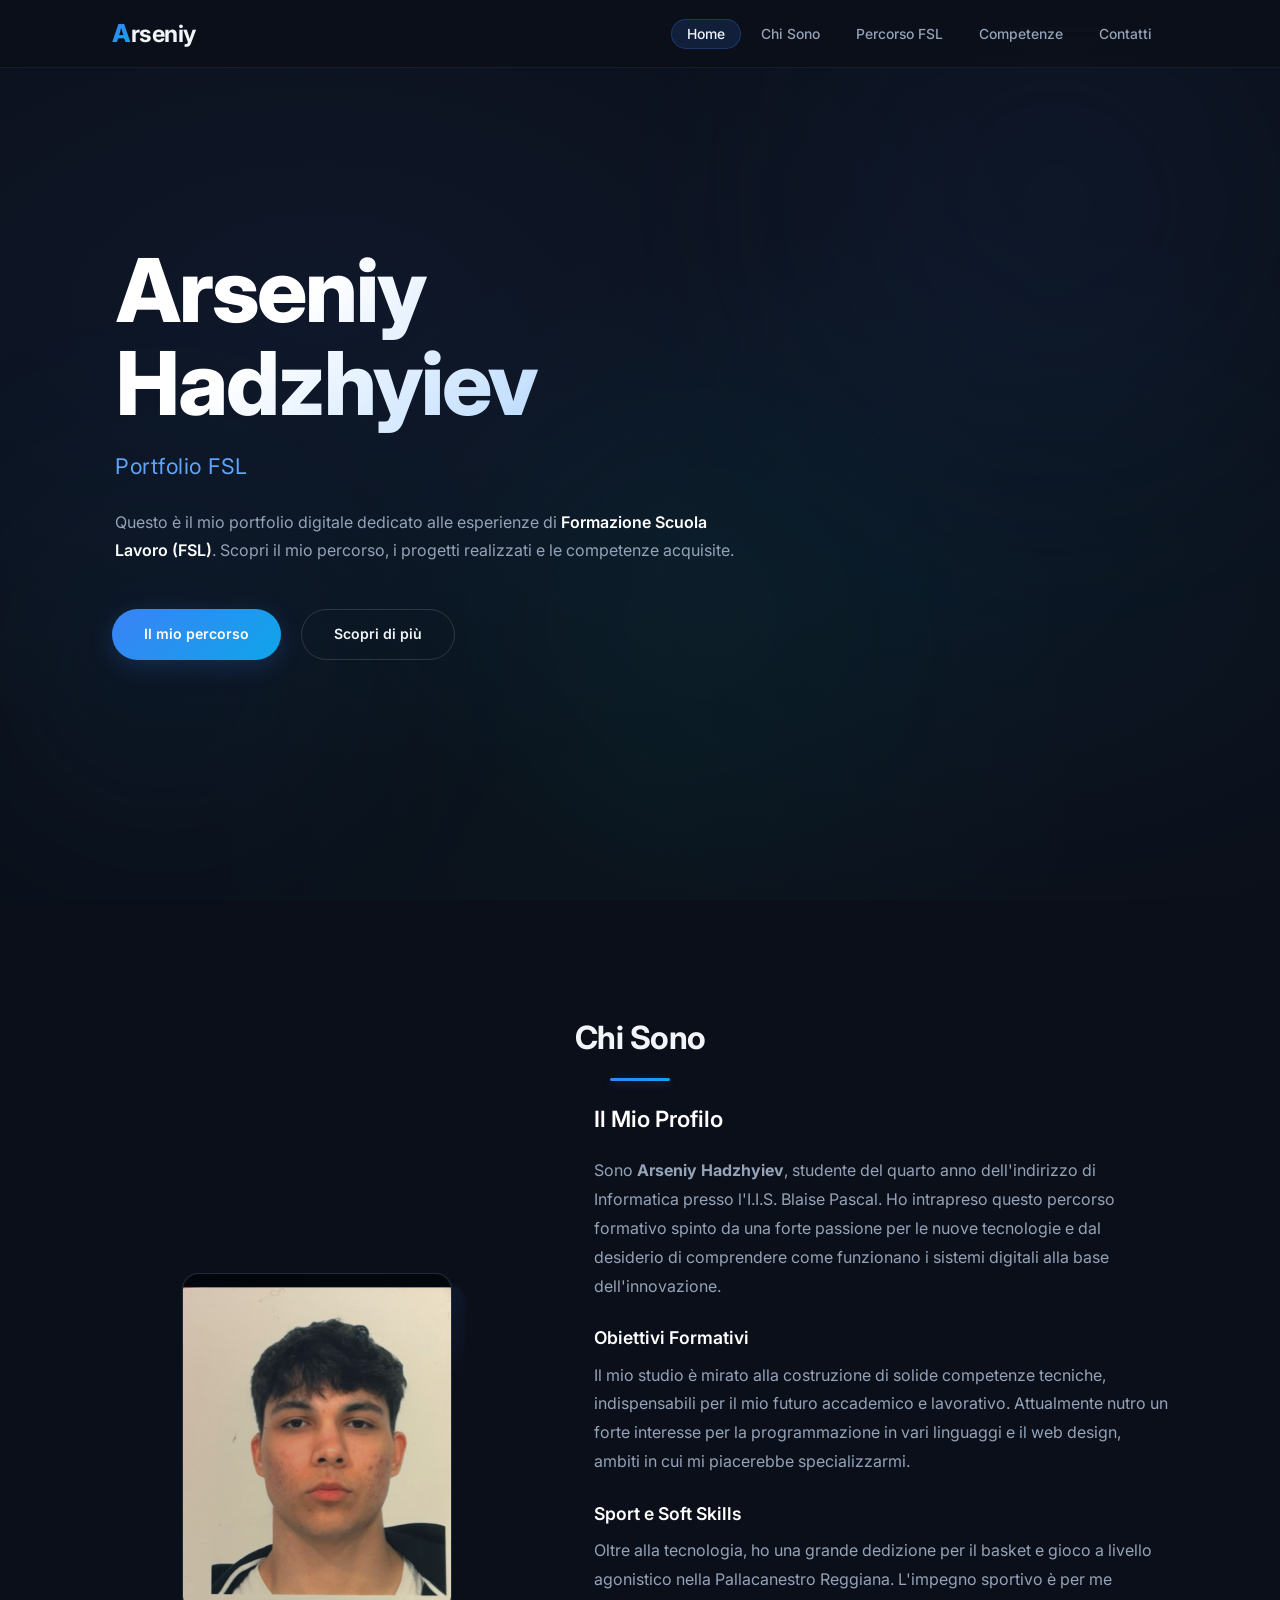
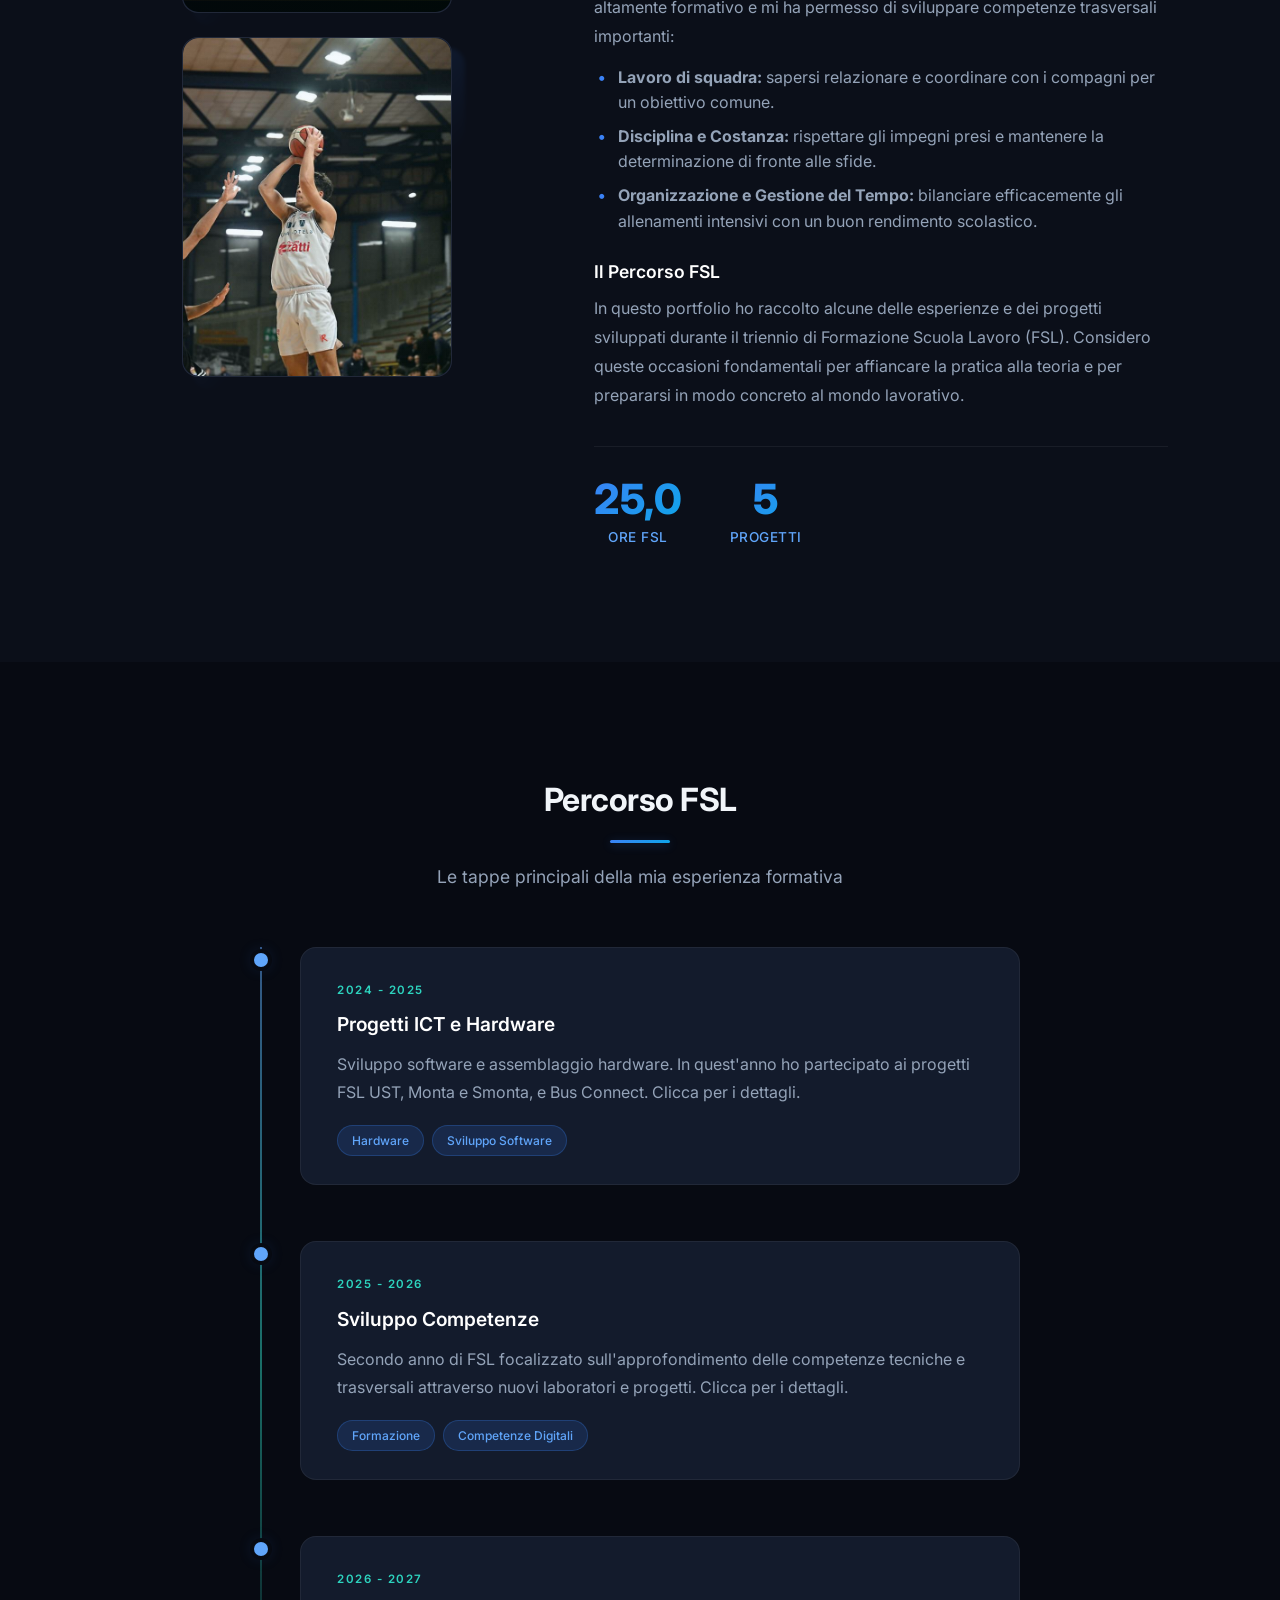
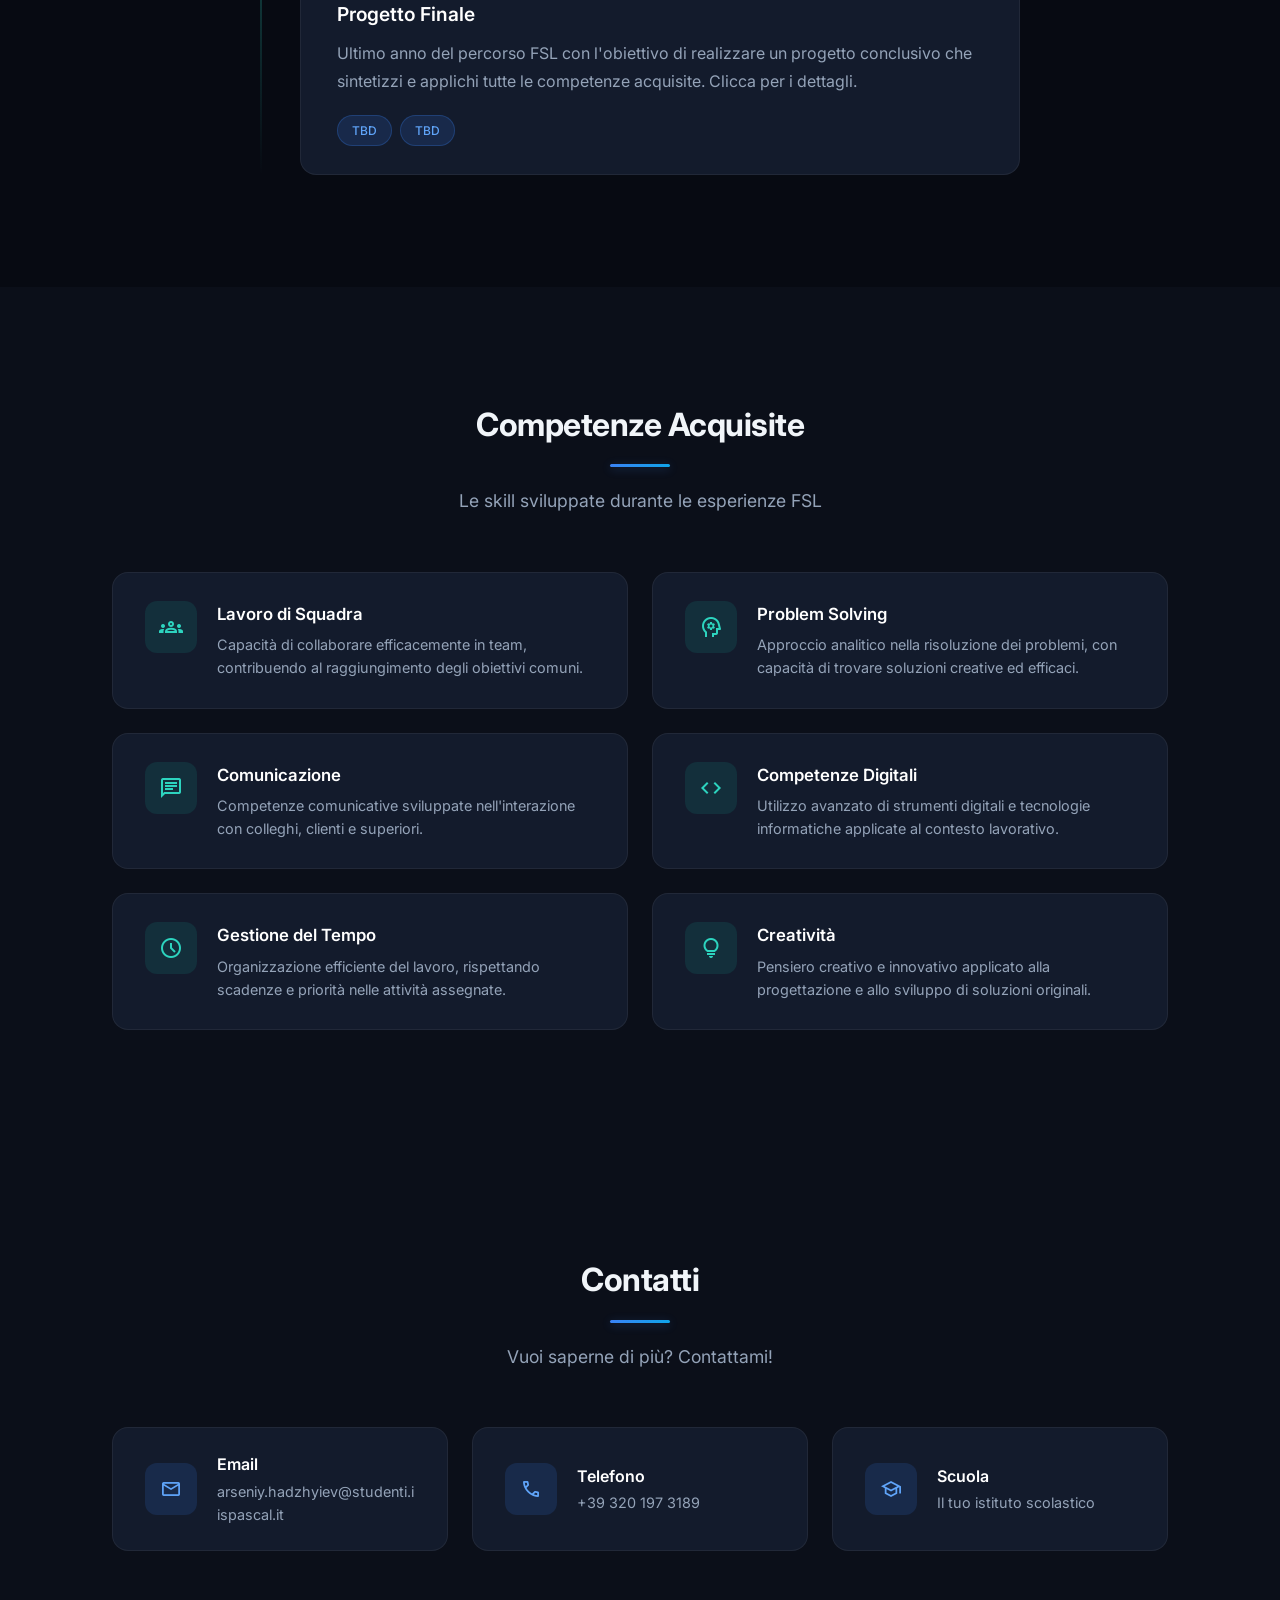
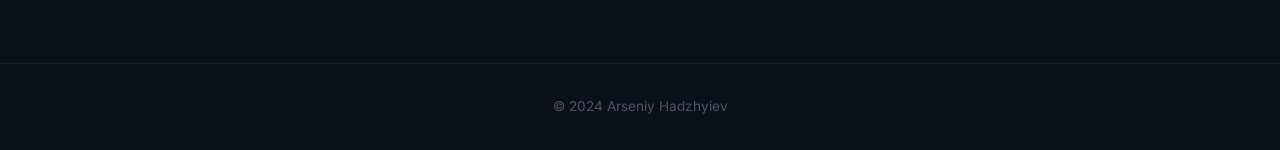
<file: index.html>
<!DOCTYPE html>
<html lang="it">
<head>
    <meta charset="UTF-8">
    <meta name="viewport" content="width=device-width, initial-scale=1.0">
    <meta name="description" content="Portfolio FSL - Formazione Scuola Lavoro">
    <title>Portfolio FSL | Arseniy</title>
    <link rel="stylesheet" href="style.css">
    <link rel="preconnect" href="https://fonts.googleapis.com">
    <link rel="preconnect" href="https://fonts.gstatic.com" crossorigin>
    <link href="https://fonts.googleapis.com/css2?family=Inter:wght@300;400;500;600;700;800&display=swap" rel="stylesheet">
    <link href="https://fonts.googleapis.com/css2?family=Material+Symbols+Outlined:opsz,wght,FILL,GRAD@24,400,0,0" rel="stylesheet">
</head>
<body>

    <!-- NAVBAR -->
    <nav class="navbar" id="navbar">
        <div class="nav-container">
            <a href="#home" class="nav-logo">
                <span class="logo-accent">A</span>rseniy
            </a>
            <ul class="nav-links" id="navLinks">
                <li><a href="#home" class="nav-link active" data-section="home">Home</a></li>
                <li><a href="#chi-sono" class="nav-link" data-section="chi-sono">Chi Sono</a></li>
                <li class="nav-item-dropdown no-dropdown">
                    <a href="#percorso" class="nav-link" data-section="percorso">Percorso FSL</a>
                    <ul class="dropdown-menu">
                        <li><a href="progetto-1.html" class="dropdown-link">2024 - 2025</a></li>
                        <li><a href="progetto-2.html" class="dropdown-link">2025 - 2026</a></li>
                        <li><a href="progetto-3.html" class="dropdown-link">2026 - 2027</a></li>
                    </ul>
                </li>

                <li><a href="#competenze" class="nav-link" data-section="competenze">Competenze</a></li>
                <li><a href="#contatti" class="nav-link" data-section="contatti">Contatti</a></li>
            </ul>
            <button class="nav-toggle" id="navToggle" aria-label="Menu">
                <span></span>
                <span></span>
                <span></span>
            </button>
        </div>
    </nav>

    <!-- HERO / HOME -->
    <section class="hero" id="home">
        <div class="hero-glow hero-glow-1"></div>
        <div class="hero-glow hero-glow-2"></div>
        <div class="hero-glow hero-glow-3"></div>
        <div class="hero-content">
            <h1 class="hero-title reveal-up">Arseniy Hadzhyiev</h1>
            <p class="hero-subtitle reveal-up">Portfolio FSL</p>
            <p class="hero-description reveal-up">
                Questo è il mio portfolio digitale dedicato alle esperienze di 
                <strong>Formazione Scuola Lavoro (FSL)</strong>. 
                Scopri il mio percorso, i progetti realizzati e le competenze acquisite.
            </p>
            <div class="hero-cta reveal-up">
                <a href="#percorso" class="btn btn-primary">Il mio percorso</a>
                <a href="#chi-sono" class="btn btn-outline">Scopri di più</a>
            </div>
        </div>
    </section>

    <!-- CHI SONO -->
    <section class="section" id="chi-sono">
        <div class="container">
            <h2 class="section-title reveal-up">Chi Sono</h2>
            <div class="section-line reveal-up"></div>
            <div class="about-grid">
                <div class="about-image reveal-left about-images-container">
                    
                    <!-- Foto Principale -->
                    <div class="about-img-wrapper">
                        <div class="about-img-placeholder">
                            <img src="o.avif" alt="Foto Profilo">
                        </div>
                        <div class="about-img-border"></div>
                    </div>

                    <!-- Seconda Foto -->
                    <div class="about-img-wrapper">
                        <div class="about-img-placeholder">
                            <img src="io.jpeg" alt="Seconda Foto Profilo">
                        </div>
                        <div class="about-img-border"></div>
                    </div>

                </div>
                <div class="about-text reveal-right">
                    <h3>Il Mio Profilo</h3>
                    <p>
                        Sono <strong>Arseniy Hadzhyiev</strong>, studente del quarto anno dell'indirizzo di Informatica presso l'I.I.S. Blaise Pascal. Ho intrapreso questo percorso formativo spinto da una forte passione per le nuove tecnologie e dal desiderio di comprendere come funzionano i sistemi digitali alla base dell'innovazione.
                    </p>

                    <h4>Obiettivi Formativi</h4>
                    <p>
                        Il mio studio è mirato alla costruzione di solide competenze tecniche, indispensabili per il mio futuro accademico e lavorativo. Attualmente nutro un forte interesse per la programmazione in vari linguaggi e il web design, ambiti in cui mi piacerebbe specializzarmi.
                    </p>

                    <h4>Sport e Soft Skills</h4>
                    <p>
                        Oltre alla tecnologia, ho una grande dedizione per il basket e gioco a livello agonistico nella Pallacanestro Reggiana. L'impegno sportivo è per me altamente formativo e mi ha permesso di sviluppare competenze trasversali importanti:
                    </p>
                    <ul>
                        <li><strong>Lavoro di squadra:</strong> sapersi relazionare e coordinare con i compagni per un obiettivo comune.</li>
                        <li><strong>Disciplina e Costanza:</strong> rispettare gli impegni presi e mantenere la determinazione di fronte alle sfide.</li>
                        <li><strong>Organizzazione e Gestione del Tempo:</strong> bilanciare efficacemente gli allenamenti intensivi con un buon rendimento scolastico.</li>
                    </ul>

                    <h4>Il Percorso FSL</h4>
                    <p>
                        In questo portfolio ho raccolto alcune delle esperienze e dei progetti sviluppati durante il triennio di Formazione Scuola Lavoro (FSL). Considero queste occasioni fondamentali per affiancare la pratica alla teoria e per prepararsi in modo concreto al mondo lavorativo.
                    </p>
                    <div class="about-stats">
                        <div class="stat-item">
                            <span class="stat-number" data-target="29.5">0</span>
                            <span class="stat-label">Ore FSL</span>
                        </div>
                        <div class="stat-item">
                            <span class="stat-number" data-target="6">0</span>
                            <span class="stat-label">Progetti</span>
                        </div>
                    </div>
                </div>
            </div>
        </div>
    </section>

    <!-- PERCORSO FSL -->
    <section class="section section-alt" id="percorso">
        <div class="container">
            <h2 class="section-title reveal-up">Percorso FSL</h2>
            <div class="section-line reveal-up"></div>
            <p class="section-subtitle reveal-up">Le tappe principali della mia esperienza formativa</p>

            <div class="timeline">
                <div class="timeline-item reveal-left">
                    <div class="timeline-marker"></div>
                    <a href="progetto-1.html" class="timeline-content">
                        <span class="timeline-date">2024 - 2025</span>
                        <h3>Progetti ICT e Hardware</h3>
                        <p>
                            Sviluppo software e assemblaggio hardware. In quest'anno ho partecipato 
                            ai progetti FSL UST, Monta e Smonta, e Bus Connect. Clicca per i dettagli.
                        </p>
                        <div class="timeline-tags">
                            <span class="tag">Hardware</span>
                            <span class="tag">Sviluppo Software</span>
                        </div>
                    </a>
                </div>
                <div class="timeline-item reveal-right">
                    <div class="timeline-marker"></div>
                    <a href="progetto-2.html" class="timeline-content">
                        <span class="timeline-date">2025 - 2026</span>
                        <h3>Sviluppo Competenze</h3>
                        <p>
                            Secondo anno di FSL focalizzato sull'approfondimento delle competenze 
                            tecniche e trasversali attraverso nuovi laboratori e progetti. Clicca per i dettagli.
                        </p>
                        <div class="timeline-tags">
                            <span class="tag">Formazione</span>
                            <span class="tag">Competenze Digitali</span>
                        </div>
                    </a>
                </div>
                <div class="timeline-item reveal-left">
                    <div class="timeline-marker"></div>
                    <a href="progetto-3.html" class="timeline-content">
                        <span class="timeline-date">2026 - 2027</span>
                        <h3>Progetto Finale</h3>
                        <p>
                            Ultimo anno del percorso FSL con l'obiettivo di realizzare un 
                            progetto conclusivo che sintetizzi e applichi tutte le competenze acquisite. Clicca per i dettagli.
                        </p>
                        <div class="timeline-tags">
                            <span class="tag">TBD</span>
                            <span class="tag">TBD</span>
                        </div>
                    </a>
                </div>
            </div>
        </div>
    </section>


    <!-- COMPETENZE -->
    <section class="section" id="competenze">
        <div class="container">
            <h2 class="section-title reveal-up">Competenze Acquisite</h2>
            <div class="section-line reveal-up"></div>
            <p class="section-subtitle reveal-up">Le skill sviluppate durante le esperienze FSL</p>

            <div class="skills-grid">
                <div class="skill-card reveal-up">
                    <div class="skill-icon">
                        <span class="material-symbols-outlined">groups</span>
                    </div>
                    <div>
                        <h3>Lavoro di Squadra</h3>
                        <p>Capacità di collaborare efficacemente in team, contribuendo al raggiungimento degli obiettivi comuni.</p>
                    </div>
                </div>
                <div class="skill-card reveal-up">
                    <div class="skill-icon">
                        <span class="material-symbols-outlined">psychology</span>
                    </div>
                    <div>
                        <h3>Problem Solving</h3>
                        <p>Approccio analitico nella risoluzione dei problemi, con capacità di trovare soluzioni creative ed efficaci.</p>
                    </div>
                </div>
                <div class="skill-card reveal-up">
                    <div class="skill-icon">
                        <span class="material-symbols-outlined">chat</span>
                    </div>
                    <div>
                        <h3>Comunicazione</h3>
                        <p>Competenze comunicative sviluppate nell'interazione con colleghi, clienti e superiori.</p>
                    </div>
                </div>
                <div class="skill-card reveal-up">
                    <div class="skill-icon">
                        <span class="material-symbols-outlined">code</span>
                    </div>
                    <div>
                        <h3>Competenze Digitali</h3>
                        <p>Utilizzo avanzato di strumenti digitali e tecnologie informatiche applicate al contesto lavorativo.</p>
                    </div>
                </div>
                <div class="skill-card reveal-up">
                    <div class="skill-icon">
                        <span class="material-symbols-outlined">schedule</span>
                    </div>
                    <div>
                        <h3>Gestione del Tempo</h3>
                        <p>Organizzazione efficiente del lavoro, rispettando scadenze e priorità nelle attività assegnate.</p>
                    </div>
                </div>
                <div class="skill-card reveal-up">
                    <div class="skill-icon">
                        <span class="material-symbols-outlined">lightbulb</span>
                    </div>
                    <div>
                        <h3>Creatività</h3>
                        <p>Pensiero creativo e innovativo applicato alla progettazione e allo sviluppo di soluzioni originali.</p>
                    </div>
                </div>
            </div>
        </div>
    </section>

    <!-- CONTATTI -->
    <section class="section" id="contatti">
        <div class="container">
            <h2 class="section-title reveal-up">Contatti</h2>
            <div class="section-line reveal-up"></div>
            <p class="section-subtitle reveal-up">Vuoi saperne di più? Contattami!</p>

            <div class="contact-cards reveal-up">
                <div class="contact-item">
                    <div class="contact-icon">
                        <span class="material-symbols-outlined">mail</span>
                    </div>
                    <div>
                        <h4>Email</h4>
                        <p><a href="https://mail.google.com/mail/?view=cm&fs=1&to=arseniy.hadzhyiev@studenti.iispascal.it" target="_blank" class="contact-link">arseniy.hadzhyiev@studenti.iispascal.it</a></p>
                    </div>
                </div>
                <div class="contact-item">
                    <div class="contact-icon">
                        <span class="material-symbols-outlined">phone</span>
                    </div>
                    <div>
                        <h4>Telefono</h4>
                        <p>+39 320 197 3189</p>
                    </div>
                </div>
                <div class="contact-item">
                    <div class="contact-icon">
                        <span class="material-symbols-outlined">school</span>
                    </div>
                    <div>
                        <h4>Scuola</h4>
                        <p>Il tuo istituto scolastico</p>
                    </div>
                </div>
            </div>
        </div>
    </section>

    <!-- FOOTER -->
    <footer class="footer">
        <div class="container">
            <div class="footer-content">
                <p>&copy; 2024 Arseniy Hadzhyiev</p>
            </div>
        </div>
    </footer>

    <script src="script.js"></script>
</body>
</html>
</file>
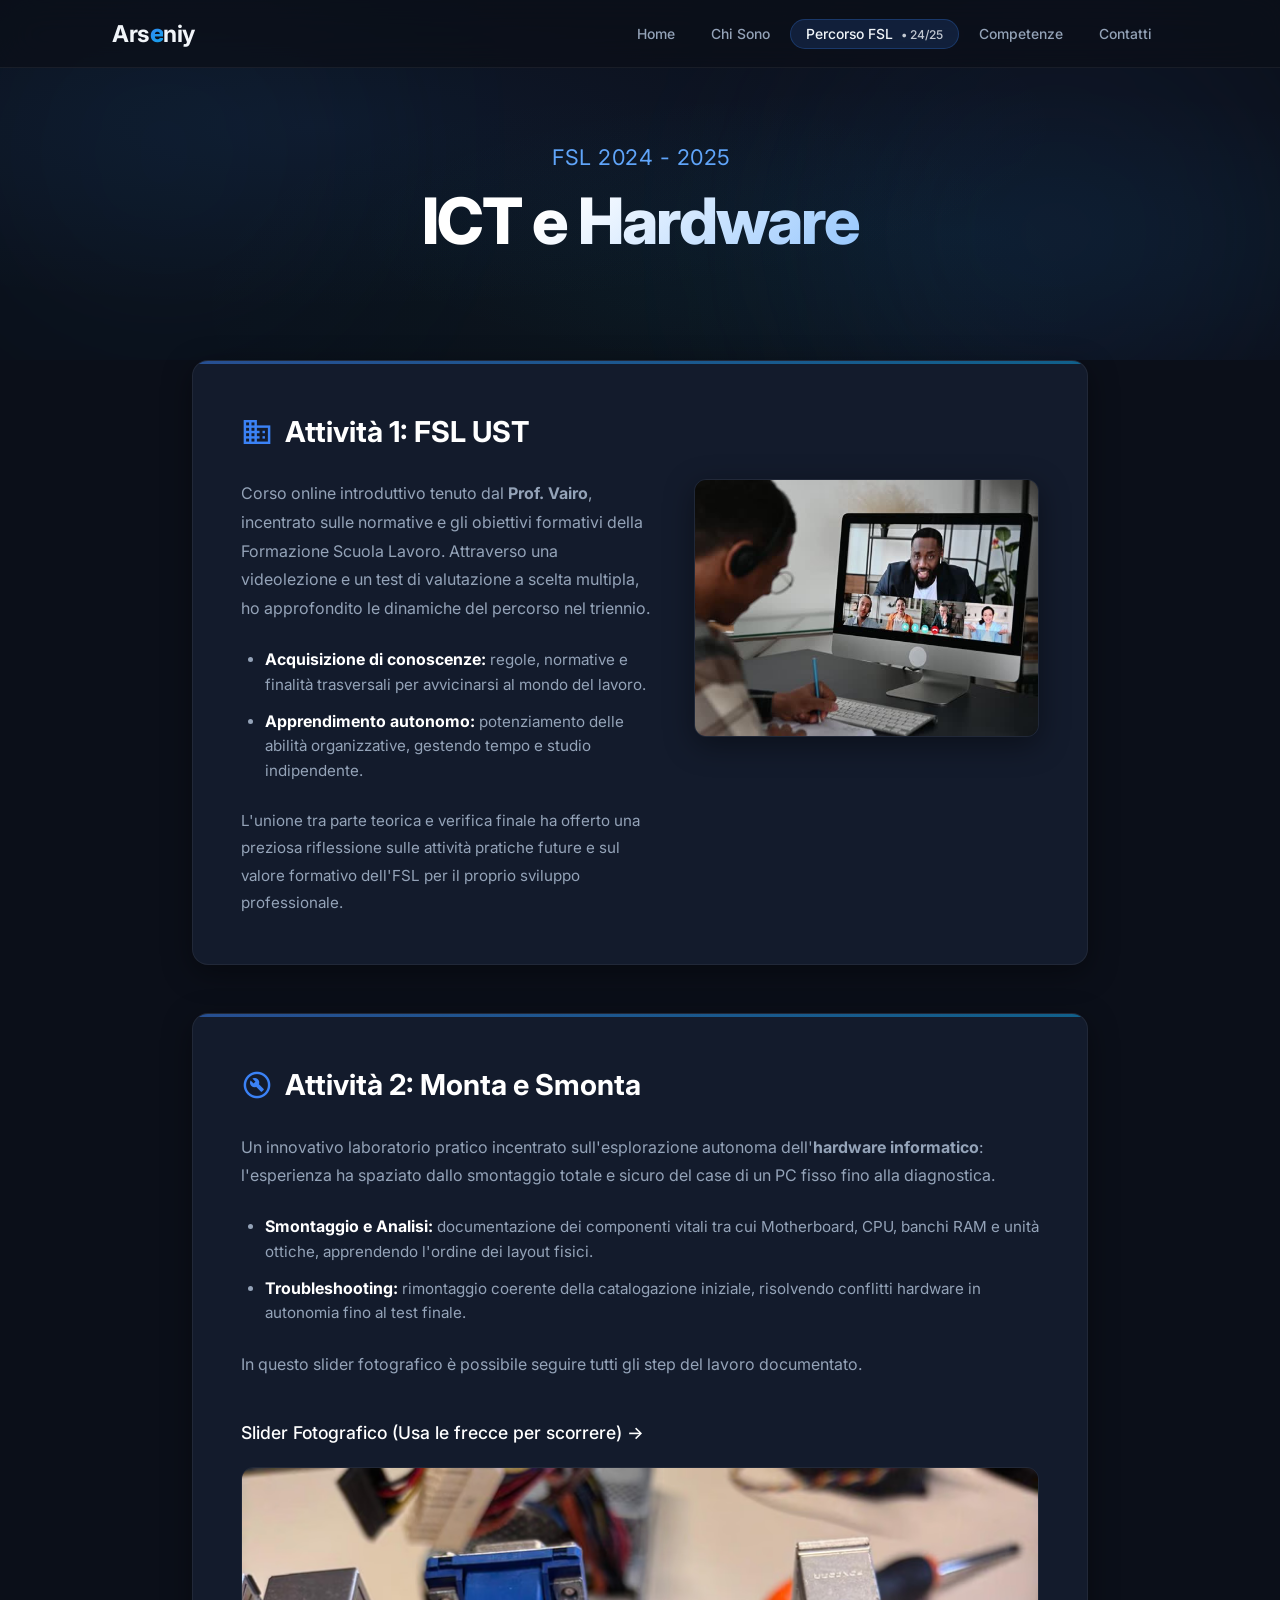
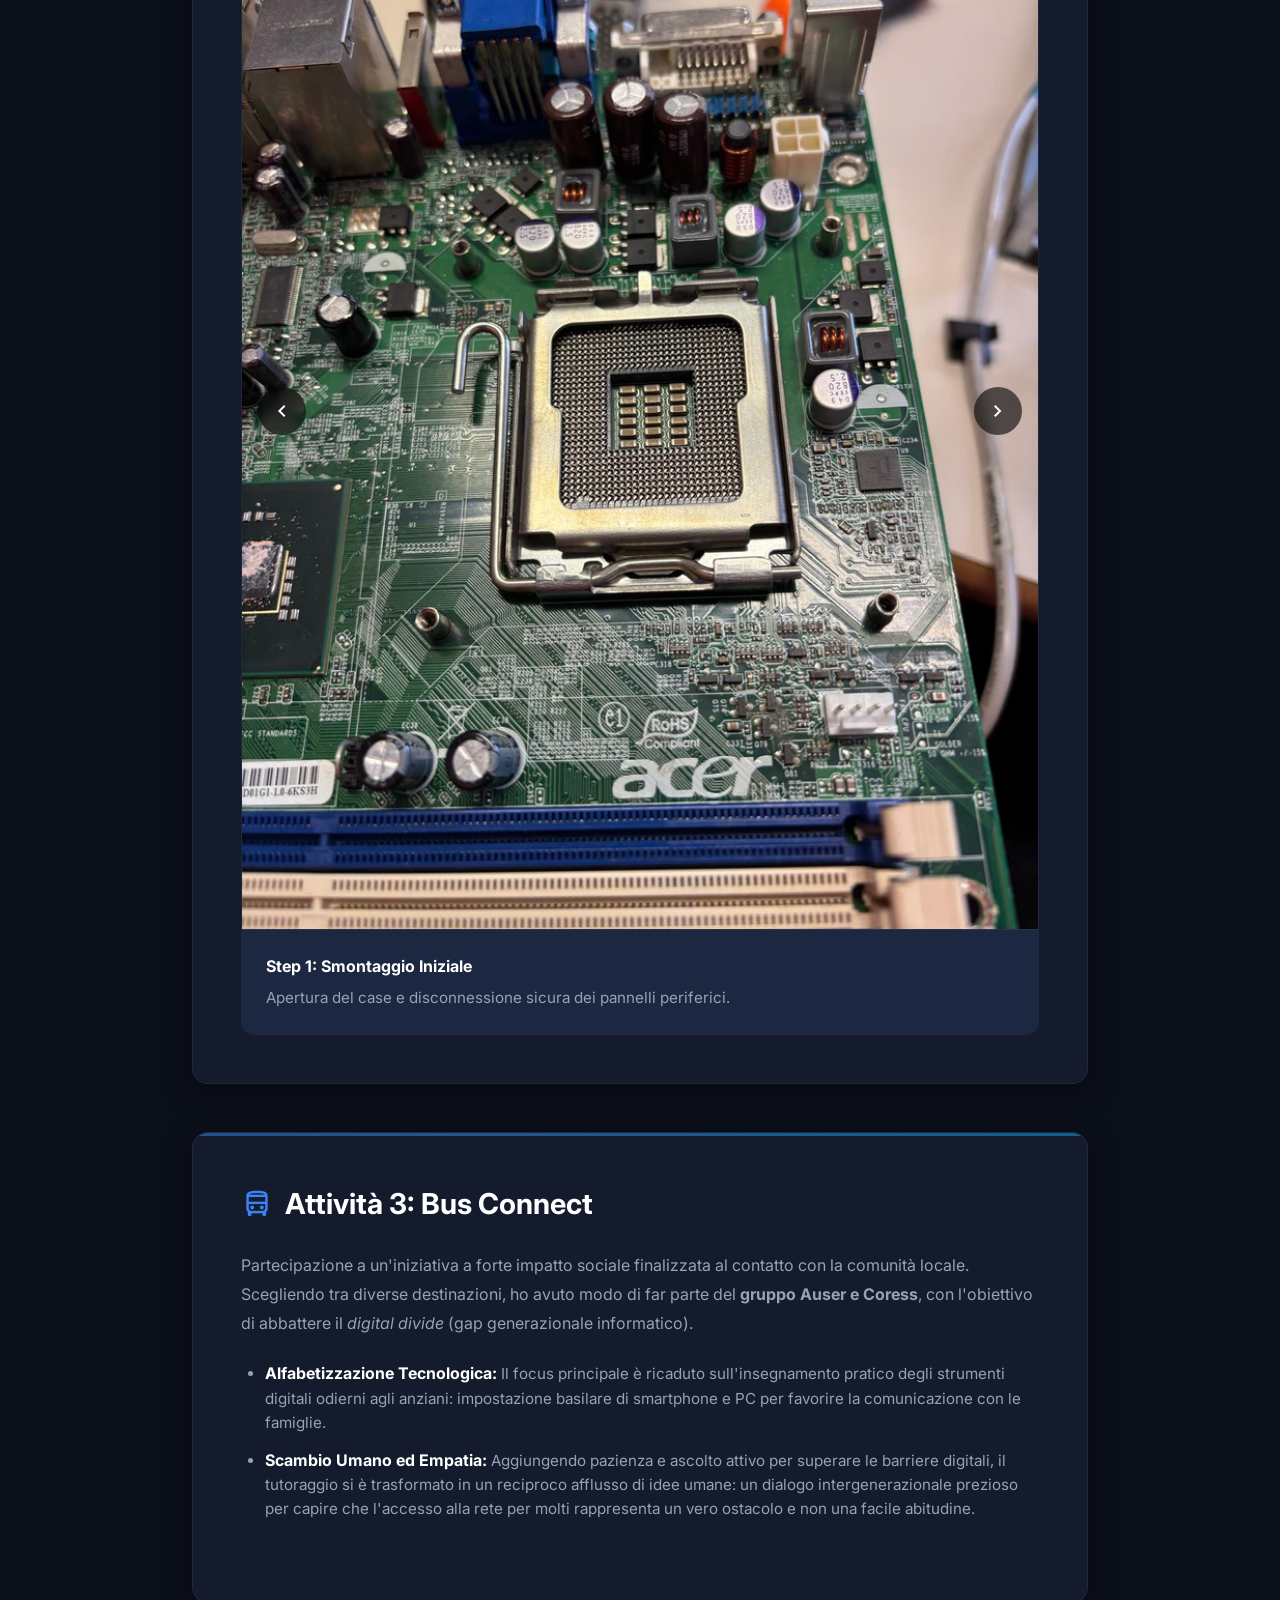
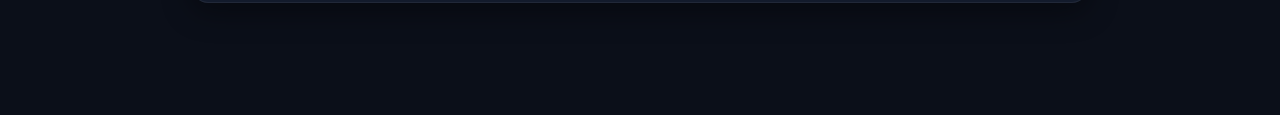
<file: progetto-1.html>
<!DOCTYPE html>
<html lang="it">
<head>
    <meta charset="UTF-8">
    <meta name="viewport" content="width=device-width, initial-scale=1.0">
    <title>Esperienza in Azienda | FSL</title>
    <link rel="stylesheet" href="style.css">
    <link rel="stylesheet" href="progetti.css">
    <link href="https://fonts.googleapis.com/css2?family=Inter:wght@300;400;500;600;700;800&display=swap" rel="stylesheet">
    <link rel="stylesheet" href="https://fonts.googleapis.com/css2?family=Material+Symbols+Outlined:opsz,wght,FILL,GRAD@24,400,0,0" />
</head>
<body>

    <nav class="navbar" id="navbar">
        <div class="nav-container">
            <a href="index.html" class="nav-logo">Ars<span class="logo-accent">e</span>niy</a>
            <ul class="nav-links" id="navLinks">
                <li><a href="index.html#home" class="nav-link">Home</a></li>
                <li><a href="index.html#chi-sono" class="nav-link">Chi Sono</a></li>
                <li class="nav-item-dropdown">
                    <a href="index.html#percorso" class="nav-link active">Percorso FSL <span class="nav-subtitle">&bull; 24/25</span></a>
                    <ul class="dropdown-menu">
                        <li><a href="progetto-1.html" class="dropdown-link active">2024 - 2025</a></li>
                        <li><a href="progetto-2.html" class="dropdown-link">2025 - 2026</a></li>
                        <li><a href="progetto-3.html" class="dropdown-link">2026 - 2027</a></li>
                    </ul>
                </li>
                <li><a href="index.html#competenze" class="nav-link">Competenze</a></li>
                <li><a href="index.html#contatti" class="nav-link">Contatti</a></li>
            </ul>
        </div>
    </nav>

    <section class="hero project-hero">
        <div class="hero-glow hero-glow-1"></div>
        <div class="hero-glow hero-glow-2"></div>
        <div class="hero-content project-hero-content">
            <p class="hero-subtitle mb-2 reveal-up">FSL 2024 - 2025</p>
            <h1 class="hero-title project-hero-title reveal-up">ICT e Hardware</h1>
        </div>
    </section>

    <section class="section pt-0">
        <div class="container project-container">
            
            <!-- ATTIVITÀ 1: FSL UST -->
            <div class="activity-card reveal-up">
                <h2 class="activity-title">
                    <span class="material-symbols-outlined icon-blue-light">business</span>
                    Attività 1: FSL UST
                </h2>
                <div class="responsive-grid split-grid">
                    <div>
                        <div class="activity-desc mb-0">
                            <p class="mb-4">
                                Corso online introduttivo tenuto dal <strong>Prof. Vairo</strong>, incentrato sulle normative e gli obiettivi formativi della Formazione Scuola Lavoro. Attraverso una videolezione e un test di valutazione a scelta multipla, ho approfondito le dinamiche del percorso nel triennio.
                            </p>
                            <ul class="bullet-list mb-4">
                                <li>
                                    <strong>Acquisizione di conoscenze:</strong> regole, normative e finalità trasversali per avvicinarsi al mondo del lavoro.
                                </li>
                                <li>
                                    <strong>Apprendimento autonomo:</strong> potenziamento delle abilità organizzative, gestendo tempo e studio indipendente.
                                </li>
                            </ul>
                            <!-- Testo secco senza box -->
                            <p class="mb-0 desc-text">
                                L'unione tra parte teorica e verifica finale ha offerto una preziosa riflessione sulle attività pratiche future e sul valore formativo dell'FSL per il proprio sviluppo professionale.
                            </p>
                        </div>
                    </div>
                    <div>
                        <img src="6.avif" alt="FSL UST" class="project-img img-4-3">
                    </div>
                </div>
            </div>

            <!-- ATTIVITÀ 2: Monta e Smonta -->
            <div class="activity-card reveal-up" style="transition-delay: 100ms;">
                <h2 class="activity-title">
                    <span class="material-symbols-outlined icon-teal">build_circle</span>
                    Attività 2: Monta e Smonta
                </h2>
                <div class="activity-desc mb-6">
                    <p class="mb-4">
                        Un innovativo laboratorio pratico incentrato sull'esplorazione autonoma dell'<strong>hardware informatico</strong>: l'esperienza ha spaziato dallo smontaggio totale e sicuro del case di un PC fisso fino alla diagnostica.
                    </p>
                    <!-- Testo secco senza box -->
                    <ul class="bullet-list mb-4">
                        <li>
                            <strong>Smontaggio e Analisi:</strong> documentazione dei componenti vitali tra cui Motherboard, CPU, banchi RAM e unità ottiche, apprendendo l'ordine dei layout fisici.
                        </li>
                        <li>
                            <strong>Troubleshooting:</strong> rimontaggio coerente della catalogazione iniziale, risolvendo conflitti hardware in autonomia fino al test finale.
                        </li>
                    </ul>
                    <p class="mb-0">In questo slider fotografico è possibile seguire tutti gli step del lavoro documentato.</p>
                </div>
                
                <h3 class="slider-title">Slider Fotografico (Usa le frecce per scorrere) &rarr;</h3>
                
                <div class="slider">
                    <div class="slider-wrapper" id="sliderWrapper1">
                        <!-- Slide 1 -->
                        <div class="slider-slide">
                            <img src="1.avif" alt="Monta e Smonta 1" class="slider-img">
                            <div class="slider-caption">
                                <strong>Step 1: Smontaggio Iniziale</strong>
                                <p>Apertura del case e disconnessione sicura dei pannelli periferici.</p>
                            </div>
                        </div>
                        <!-- Slide 2 -->
                        <div class="slider-slide">
                            <img src="2.avif" alt="Monta e Smonta 2" class="slider-img">
                            <div class="slider-caption">
                                <strong>Step 2: Componentistica Interna</strong>
                                <p>Estrazione dell'alimentatore e ispezione dei cavi di alimentazione principali.</p>
                            </div>
                        </div>
                        <!-- Slide 3 -->
                        <div class="slider-slide">
                            <img src="3.avif" alt="Monta e Smonta 3" class="slider-img">
                            <div class="slider-caption">
                                <strong>Step 3: Analisi Cavi</strong>
                                <p>Attenta ispezione dei componenti interni del PC.</p>
                            </div>
                        </div>
                        <!-- Slide 4 -->
                        <div class="slider-slide">
                            <img src="4.avif" alt="Monta e Smonta 4" class="slider-img">
                            <div class="slider-caption">
                                <strong>Step 4: Analisi RAM</strong>
                                <p>Proseguimento dell'analisi dei componenti interni del PC e inizio fase di riassemblaggio</p>
                            </div>
                        </div>
                        <!-- Slide 5 -->
                        <div class="slider-slide">
                            <img src="5.avif" alt="Monta e Smonta 5" class="slider-img">
                            <div class="slider-caption">
                                <strong>Step 5: Test Finale</strong>
                                <p>Chiusura finale del case e verifica del corretto instradamento di ogni singolo componente.</p>
                            </div>
                        </div>
                    </div>
                    <button class="slider-btn prev" aria-label="Foto precedente" onclick="moveSlide(-1)"><span class="material-symbols-outlined">chevron_left</span></button>
                    <button class="slider-btn next" aria-label="Foto successiva" onclick="moveSlide(1)"><span class="material-symbols-outlined">chevron_right</span></button>
                </div>

            </div>

            <!-- ATTIVITÀ 3: Bus Connect -->
            <div class="activity-card reveal-up" style="transition-delay: 200ms;">
                <h2 class="activity-title">
                    <span class="material-symbols-outlined icon-blue-dark">directions_bus</span>
                    Attività 3: Bus Connect
                </h2>
                <div class="activity-desc">
                    <p class="mb-4">
                        Partecipazione a un'iniziativa a forte impatto sociale finalizzata al contatto con la comunità locale. Scegliendo tra diverse destinazioni, ho avuto modo di far parte del <strong>gruppo Auser e Coress</strong>, con l'obiettivo di abbattere il <em>digital divide</em> (gap generazionale informatico).
                    </p>
                    <!-- Testo secco senza box -->
                    <ul class="bullet-list mb-0">
                        <li>
                            <strong>Alfabetizzazione Tecnologica:</strong> Il focus principale è ricaduto sull'insegnamento pratico degli strumenti digitali odierni agli anziani: impostazione basilare di smartphone e PC per favorire la comunicazione con le famiglie.
                        </li>
                        <li>
                            <strong>Scambio Umano ed Empatia:</strong> Aggiungendo pazienza e ascolto attivo per superare le barriere digitali, il tutoraggio si è trasformato in un reciproco afflusso di idee umane: un dialogo intergenerazionale prezioso per capire che l'accesso alla rete per molti rappresenta un vero ostacolo e non una facile abitudine.
                        </li>
                    </ul>
                </div>
                <!-- Immagine rimossa come richiesto (solo testo) -->
            </div>

        </div>
    </section>

    <script>
        window.addEventListener('scroll', () => {
            document.getElementById('navbar').classList.toggle('scrolled', window.scrollY > 20);
        });
        setTimeout(() => {
            document.querySelectorAll('.reveal-up').forEach(el => el.classList.add('revealed'));
        }, 100);

        // Funzione per lo slider Monta e Smonta
        let currentSlide = 0;
        function moveSlide(dir) {
            const wrapper = document.getElementById('sliderWrapper1');
            const slides = wrapper.querySelectorAll('.slider-slide');
            const total = slides.length;
            
            currentSlide = (currentSlide + dir + total) % total;
            wrapper.style.transform = `translateX(-${currentSlide * 100}%)`;
        }
    </script>
</body>
</html>
</file>
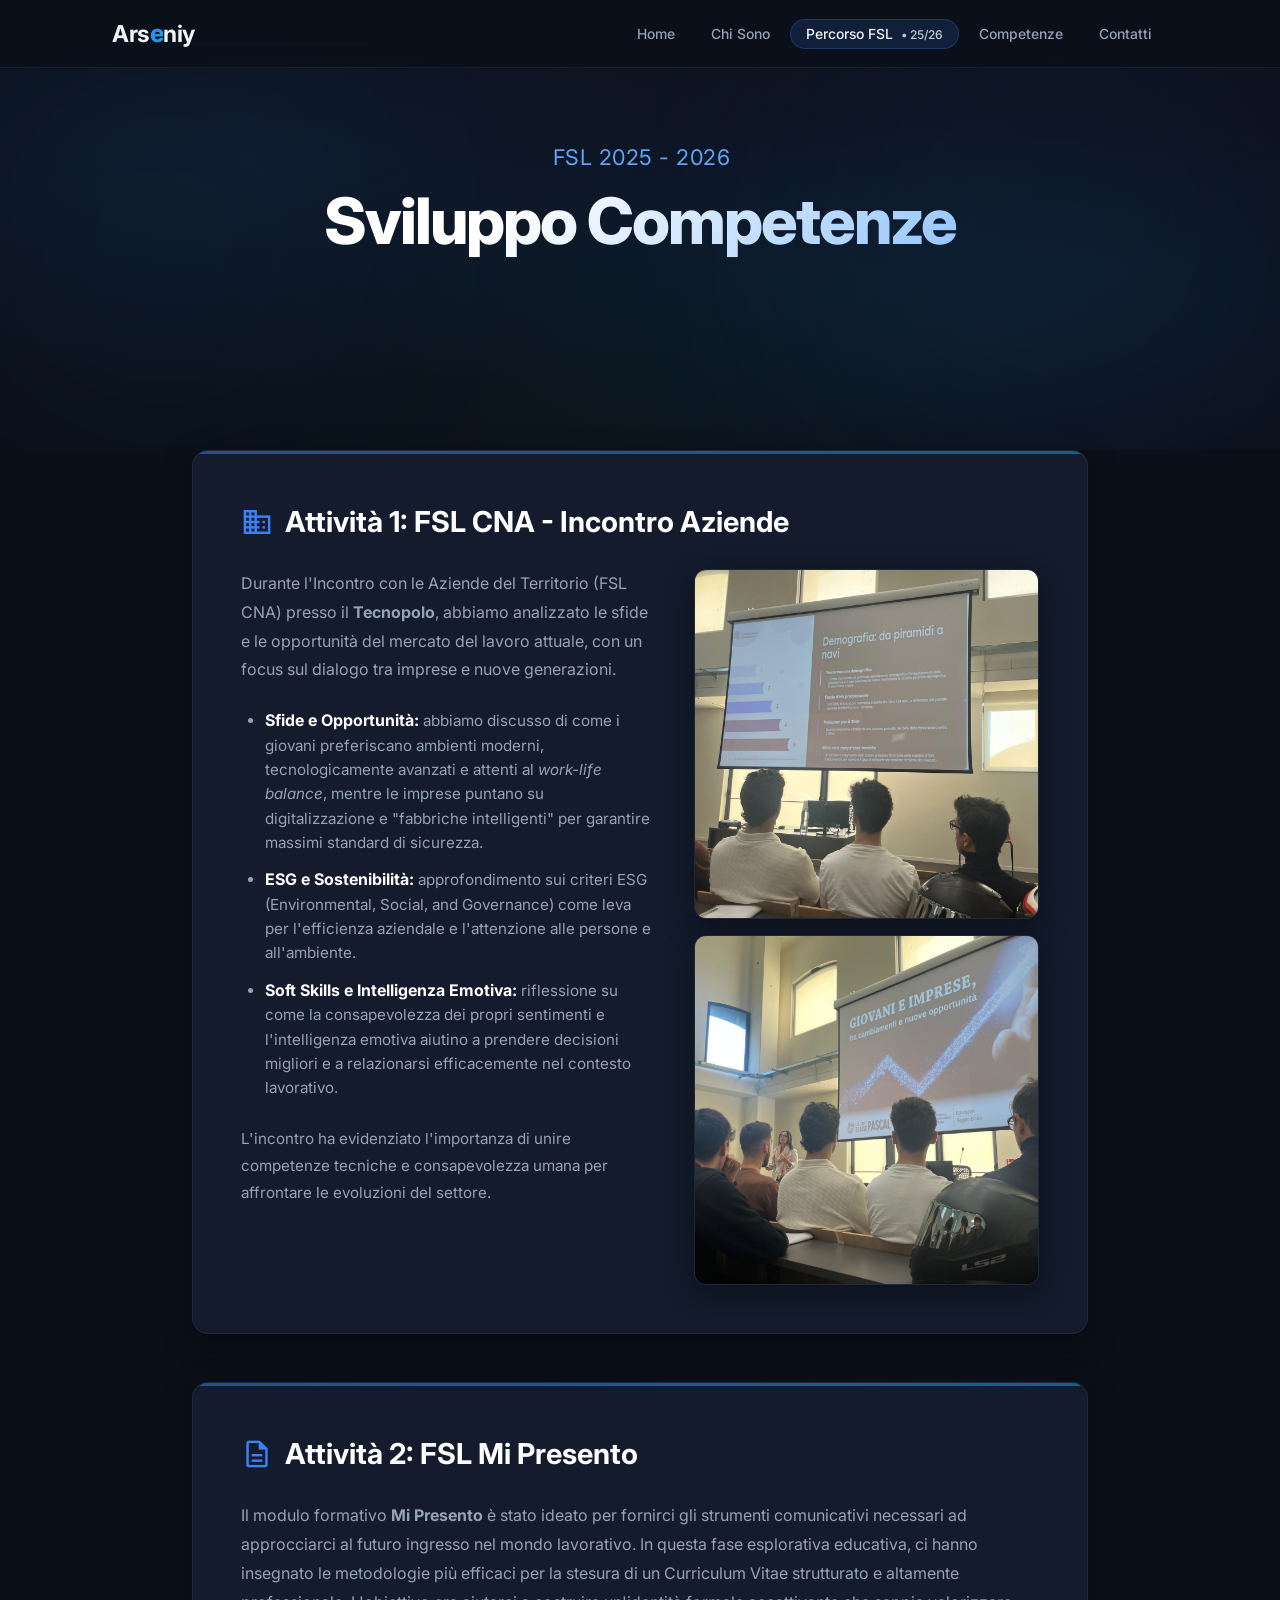
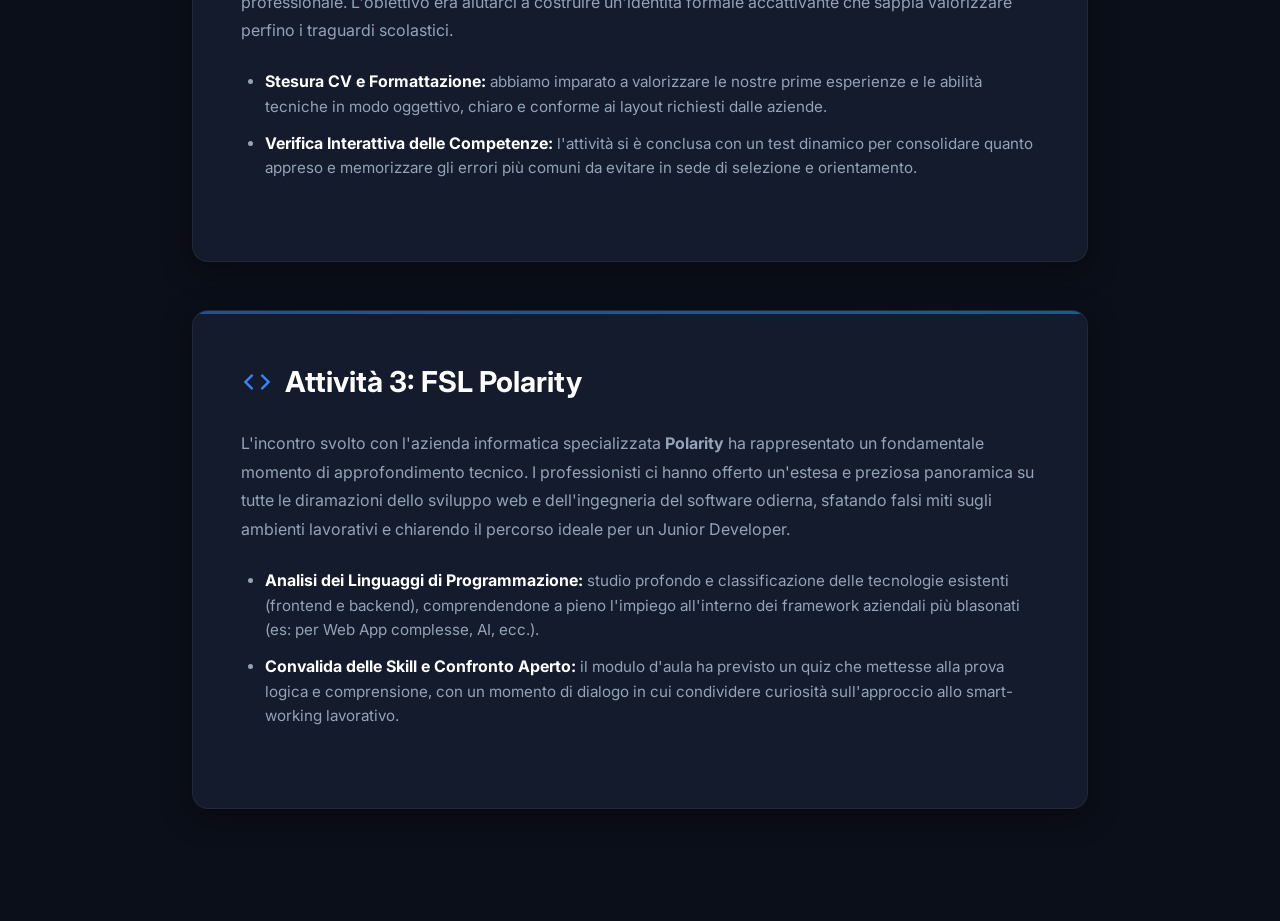
<file: progetto-2.html>
<!DOCTYPE html>
<html lang="it">
<head>
    <meta charset="UTF-8">
    <meta name="viewport" content="width=device-width, initial-scale=1.0">
    <title>Sviluppo Competenze | FSL</title>
    <link rel="stylesheet" href="style.css">
    <link rel="stylesheet" href="progetti.css">
    <link href="https://fonts.googleapis.com/css2?family=Inter:wght@300;400;500;600;700;800&display=swap" rel="stylesheet">
    <link rel="stylesheet" href="https://fonts.googleapis.com/css2?family=Material+Symbols+Outlined:opsz,wght,FILL,GRAD@24,400,0,0" />
</head>
<body>

    <nav class="navbar" id="navbar">
        <div class="nav-container">
            <a href="index.html" class="nav-logo">Ars<span class="logo-accent">e</span>niy</a>
            <ul class="nav-links" id="navLinks">
                <li><a href="index.html#home" class="nav-link">Home</a></li>
                <li><a href="index.html#chi-sono" class="nav-link">Chi Sono</a></li>
                <li class="nav-item-dropdown">
                    <a href="index.html#percorso" class="nav-link active">Percorso FSL <span class="nav-subtitle">&bull; 25/26</span></a>
                    <ul class="dropdown-menu">
                        <li><a href="progetto-1.html" class="dropdown-link">2024 - 2025</a></li>
                        <li><a href="progetto-2.html" class="dropdown-link active">2025 - 2026</a></li>
                        <li><a href="progetto-3.html" class="dropdown-link">2026 - 2027</a></li>
                    </ul>
                </li>
                <li><a href="index.html#competenze" class="nav-link">Competenze</a></li>
                <li><a href="index.html#contatti" class="nav-link">Contatti</a></li>
            </ul>
        </div>
    </nav>

    <section class="hero project-hero short">
        <div class="hero-glow hero-glow-1"></div>
        <div class="hero-glow hero-glow-2"></div>
        <div class="hero-content project-hero-content">
            <p class="hero-subtitle mb-2 reveal-up">FSL 2025 - 2026</p>
            <h1 class="hero-title project-hero-title reveal-up">Sviluppo Competenze</h1>
        </div>
    </section>

    <section class="section pt-0">
        <div class="container project-container">
            
            <!-- ATTIVITÀ 1: FSL CNA -->
            <div class="activity-card reveal-up">
                <h2 class="activity-title">
                    <span class="material-symbols-outlined icon-teal">domain</span>
                    Attività 1: FSL CNA - Incontro Aziende
                </h2>
                <div class="responsive-grid split-grid">
                    <div>
                        <div class="activity-desc mb-0">
                            <p class="mb-4">
                                Durante l'Incontro con le Aziende del Territorio (FSL CNA) presso il <strong>Tecnopolo</strong>, abbiamo analizzato le sfide e le opportunità del mercato del lavoro attuale, con un focus sul dialogo tra imprese e nuove generazioni.
                            </p>
                            <ul class="bullet-list mb-4">
                                <li>
                                    <strong>Sfide e Opportunità:</strong> abbiamo discusso di come i giovani preferiscano ambienti moderni, tecnologicamente avanzati e attenti al <em>work-life balance</em>, mentre le imprese puntano su digitalizzazione e "fabbriche intelligenti" per garantire massimi standard di sicurezza.
                                </li>
                                <li>
                                    <strong>ESG e Sostenibilità:</strong> approfondimento sui criteri ESG (Environmental, Social, and Governance) come leva per l'efficienza aziendale e l'attenzione alle persone e all'ambiente.
                                </li>
                                <li>
                                    <strong>Soft Skills e Intelligenza Emotiva:</strong> riflessione su come la consapevolezza dei propri sentimenti e l'intelligenza emotiva aiutino a prendere decisioni migliori e a relazionarsi efficacemente nel contesto lavorativo.
                                </li>
                            </ul>
                            <p class="mb-0 desc-text">
                                L'incontro ha evidenziato l'importanza di unire competenze tecniche e consapevolezza umana per affrontare le evoluzioni del settore.
                            </p>
                        </div>
                    </div>
                    <div>
                        <div class="cna-images-stack">
                            <img src="cna.jpeg" alt="Tecnopolo CNA 1">
                            <img src="cna2.jpeg" alt="Tecnopolo CNA 2">
                        </div>
                    </div>
                </div>
            </div>

            <!-- ATTIVITÀ 2: FSL Mi Presento -->
            <div class="activity-card reveal-up" style="transition-delay: 100ms;">
                <h2 class="activity-title">
                    <span class="material-symbols-outlined icon-blue-light">description</span>
                    Attività 2: FSL Mi Presento
                </h2>
                <div class="activity-desc">
                    <p class="mb-4">
                        Il modulo formativo <strong>Mi Presento</strong> è stato ideato per fornirci gli strumenti comunicativi necessari ad approcciarci al futuro ingresso nel mondo lavorativo. In questa fase esplorativa educativa, ci hanno insegnato le metodologie più efficaci per la stesura di un Curriculum Vitae strutturato e altamente professionale. L'obiettivo era aiutarci a costruire un'identità formale accattivante che sappia valorizzare perfino i traguardi scolastici.
                    </p>
                    <ul class="bullet-list mb-0">
                        <li>
                            <strong>Stesura CV e Formattazione:</strong> abbiamo imparato a valorizzare le nostre prime esperienze e le abilità tecniche in modo oggettivo, chiaro e conforme ai layout richiesti dalle aziende.
                        </li>
                        <li>
                            <strong>Verifica Interattiva delle Competenze:</strong> l'attività si è conclusa con un test dinamico per consolidare quanto appreso e memorizzare gli errori più comuni da evitare in sede di selezione e orientamento.
                        </li>
                    </ul>
                </div>
            </div>

            <!-- ATTIVITÀ 3: FSL Polarity -->
            <div class="activity-card reveal-up" style="transition-delay: 200ms;">
                <h2 class="activity-title">
                    <span class="material-symbols-outlined icon-blue-dark">code</span>
                    Attività 3: FSL Polarity
                </h2>
                <div class="activity-desc">
                    <p class="mb-4">
                        L'incontro svolto con l'azienda informatica specializzata <strong>Polarity</strong> ha rappresentato un fondamentale momento di approfondimento tecnico. I professionisti ci hanno offerto un'estesa e preziosa panoramica su tutte le diramazioni dello sviluppo web e dell'ingegneria del software odierna, sfatando falsi miti sugli ambienti lavorativi e chiarendo il percorso ideale per un Junior Developer.
                    </p>
                    <ul class="bullet-list mb-0">
                        <li>
                            <strong>Analisi dei Linguaggi di Programmazione:</strong> studio profondo e classificazione delle tecnologie esistenti (frontend e backend), comprendendone a pieno l'impiego all'interno dei framework aziendali più blasonati (es: per Web App complesse, AI, ecc.).
                        </li>
                        <li>
                            <strong>Convalida delle Skill e Confronto Aperto:</strong> il modulo d'aula ha previsto un quiz che mettesse alla prova logica e comprensione, con un momento di dialogo in cui condividere curiosità sull'approccio allo smart-working lavorativo.
                        </li>
                    </ul>
                </div>
            </div>

        </div>
    </section>

    <script>
        window.addEventListener('scroll', () => {
            document.getElementById('navbar').classList.toggle('scrolled', window.scrollY > 20);
        });
        setTimeout(() => {
            document.querySelectorAll('.reveal-up').forEach(el => el.classList.add('revealed'));
        }, 100);
    </script>
</body>
</html>
</file>
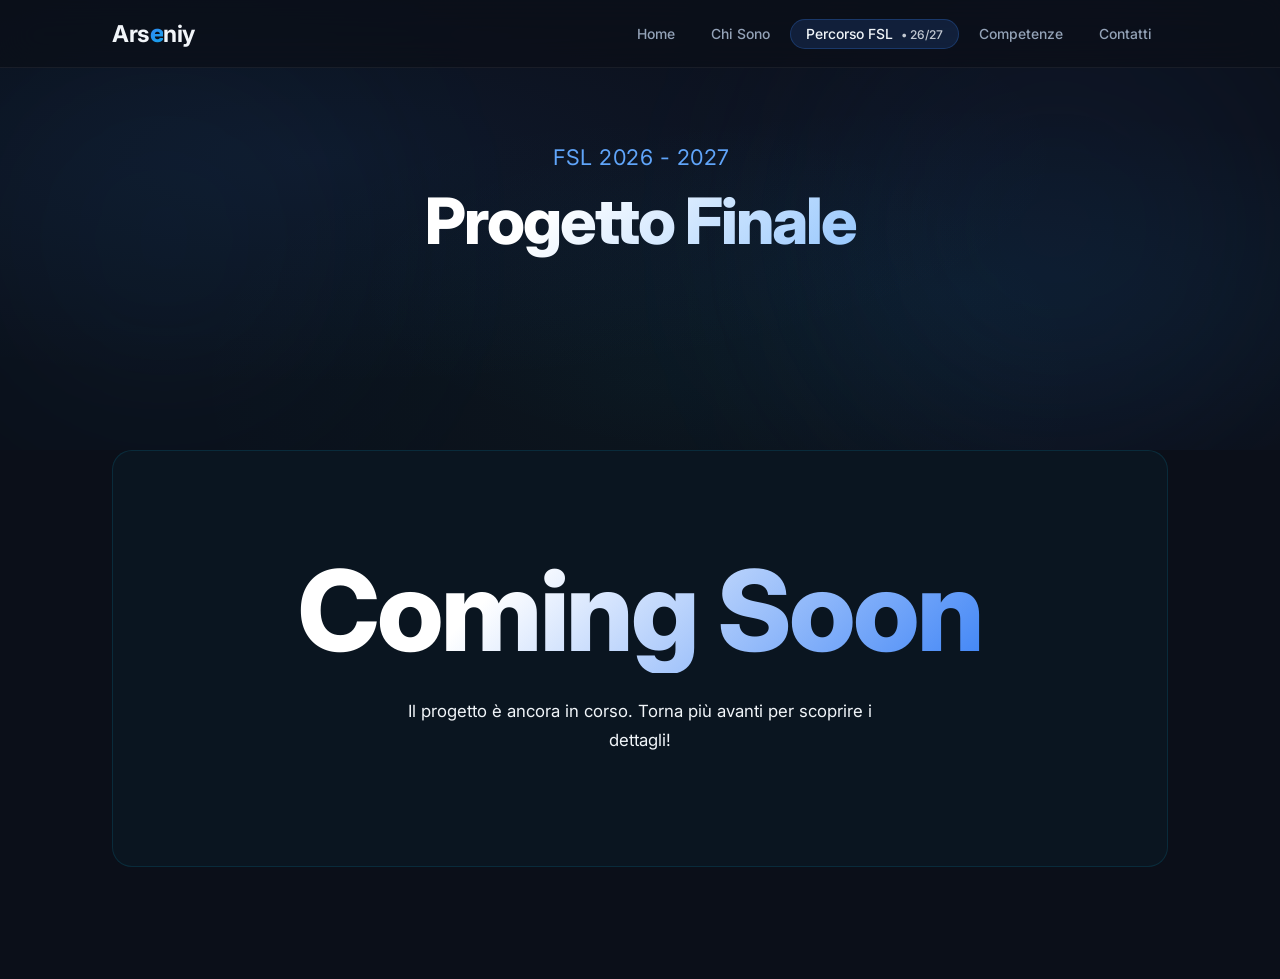
<file: progetto-3.html>
<!DOCTYPE html>
<html lang="it">
<head>
    <meta charset="UTF-8">
    <meta name="viewport" content="width=device-width, initial-scale=1.0">
    <title>Progetto Finale | FSL</title>
    <link rel="stylesheet" href="style.css">
    <link rel="stylesheet" href="progetti.css">
    <link href="https://fonts.googleapis.com/css2?family=Inter:wght@300;400;500;600;700;800&display=swap" rel="stylesheet">
    <link rel="stylesheet" href="https://fonts.googleapis.com/css2?family=Material+Symbols+Outlined:opsz,wght,FILL,GRAD@24,400,0,0" />
</head>
<body>

    <nav class="navbar" id="navbar">
        <div class="nav-container">
            <a href="index.html" class="nav-logo">Ars<span class="logo-accent">e</span>niy</a>
            <ul class="nav-links" id="navLinks">
                <li><a href="index.html#home" class="nav-link">Home</a></li>
                <li><a href="index.html#chi-sono" class="nav-link">Chi Sono</a></li>
                <li class="nav-item-dropdown">
                    <a href="index.html#percorso" class="nav-link active">Percorso FSL <span class="nav-subtitle">&bull; 26/27</span></a>
                    <ul class="dropdown-menu">
                        <li><a href="progetto-1.html" class="dropdown-link">2024 - 2025</a></li>
                        <li><a href="progetto-2.html" class="dropdown-link">2025 - 2026</a></li>
                        <li><a href="progetto-3.html" class="dropdown-link active">2026 - 2027</a></li>
                    </ul>
                </li>
                <li><a href="index.html#competenze" class="nav-link">Competenze</a></li>
                <li><a href="index.html#contatti" class="nav-link">Contatti</a></li>
            </ul>
        </div>
    </nav>

    <section class="hero project-hero short">
        <div class="hero-glow hero-glow-1"></div>
        <div class="hero-glow hero-glow-2"></div>
        <div class="hero-content project-hero-content">
            <p class="hero-subtitle mb-2 reveal-up">FSL 2026 - 2027</p>
            <h1 class="hero-title project-hero-title reveal-up">Progetto Finale</h1>
        </div>
    </section>

    <section class="section pt-0">
        <div class="container">
            <div class="coming-soon-wrapper">
                <h2 class="coming-soon-title">Coming Soon</h2>
                <p class="coming-soon-sub">Il progetto è ancora in corso. Torna più avanti per scoprire i dettagli!</p>
            </div>
        </div>
    </section>



    <script>
        window.addEventListener('scroll', () => {
            document.getElementById('navbar').classList.toggle('scrolled', window.scrollY > 20);
        });
        setTimeout(() => {
            document.querySelectorAll('.reveal-up').forEach(el => el.classList.add('revealed'));
        }, 100);
    </script>
</body>
</html>
</file>
<file: style.css>
/* ========================================
   DESIGN TOKENS
   ======================================== */
:root {
    /* Background — Professional Midnight Slae */
    --bg: #0b0f19;
    --bg-alt: #070a12;
    --surface: #131b2c;
    --surface-2: #1c2841;
    --border: rgba(255, 255, 255, 0.06);
    --border-hover: rgba(255, 255, 255, 0.14);

    /* Text */
    --text: #f1f5f9;
    --text-muted: #94a3b8;
    --text-dim: #475569;

    /* Accent — Modern Azure / Royal Blue */
    --accent: #3b82f6;
    --accent-light: #60a5fa;
    --accent-dark: #2563eb;
    --accent-glow: rgba(59, 130, 246, 0.15);
    --accent-glow2: rgba(59, 130, 246, 0.25);

    /* Professional sleek gradient (Azure -> Sky) */
    --grad-accent: linear-gradient(135deg, #3b82f6, #0ea5e9);

    /* Secondary accent — Soft Mint/Cyan for contrast */
    --accent2: #14b8a6;
    --accent2-light: #2dd4bf;
    --accent2-glow: rgba(20, 184, 166, 0.12);

    /* Hero background with subtle professional gradients */
    --grad-hero: radial-gradient(ellipse at 25% 35%, rgba(59, 130, 246, 0.08) 0%, transparent 55%),
        radial-gradient(ellipse at 75% 65%, rgba(14, 165, 233, 0.06) 0%, transparent 45%),
        radial-gradient(ellipse at 50% 85%, rgba(20, 184, 166, 0.04) 0%, transparent 50%);

    /* Typography */
    --font: 'Inter', -apple-system, BlinkMacSystemFont, sans-serif;

    /* Spacing */
    --section-pad: 7rem;

    /* Radius */
    --radius: 12px;
    --radius-lg: 16px;
    --radius-full: 999px;

    /* Transitions */
    --ease: cubic-bezier(0.22, 1, 0.36, 1);
    --t-fast: 200ms;
    --t-mid: 350ms;
    --t-slow: 600ms;

    /* Shadows */
    --shadow: 0 8px 30px rgba(0, 0, 0, 0.4);
    --shadow-accent: 0 6px 24px rgba(59, 130, 246, 0.2);

    --nav-h: 68px;
}

/* ========================================
   RESET
   ======================================== */
*,
*::before,
*::after {
    margin: 0;
    padding: 0;
    box-sizing: border-box;
}

html {
    scroll-behavior: smooth;
    scroll-padding-top: var(--nav-h);
}

body {
    font-family: var(--font);
    background: var(--bg);
    color: var(--text);
    line-height: 1.6;
    overflow-x: hidden;
    -webkit-font-smoothing: antialiased;
}

::selection {
    background: var(--accent);
    color: #fff;
}

a {
    color: inherit;
    text-decoration: none;
}

ul {
    list-style: none;
}

.container {
    max-width: 1120px;
    margin: 0 auto;
    padding: 0 2rem;
}

/* ========================================
   NAVBAR
   ======================================== */
.navbar {
    position: fixed;
    inset: 0 0 auto 0;
    height: var(--nav-h);
    z-index: 1000;
    background: rgba(11, 15, 25, 0.75);
    backdrop-filter: blur(18px);
    -webkit-backdrop-filter: blur(18px);
    border-bottom: 1px solid var(--border);
    transition: background var(--t-mid) var(--ease),
        box-shadow var(--t-mid) var(--ease),
        border-color var(--t-mid) var(--ease);
}

.navbar.scrolled {
    background: rgba(11, 15, 25, 0.96);
    box-shadow: 0 4px 30px rgba(0, 0, 0, 0.4), 0 1px 0 rgba(59, 130, 246, 0.1);
    border-bottom-color: rgba(59, 130, 246, 0.15);
}

.nav-container {
    max-width: 1120px;
    margin: 0 auto;
    padding: 0 2rem;
    height: 100%;
    display: flex;
    align-items: center;
    justify-content: space-between;
}

.nav-logo {
    font-size: 1.45rem;
    font-weight: 700;
    letter-spacing: -0.5px;
    transition: opacity var(--t-fast);
}

.nav-logo:hover {
    opacity: 0.8;
}

.logo-accent {
    background: var(--grad-accent);
    -webkit-background-clip: text;
    -webkit-text-fill-color: transparent;
    background-clip: text;
    font-weight: 800;
    font-size: 1.55rem;
}

.nav-links {
    display: flex;
    gap: 4px;
    list-style: none;
}

/* Dropdown Container */
.nav-item-dropdown {
    position: relative;
}


.nav-link {
    padding: 7px 16px;
    font-size: 0.87rem;
    font-weight: 500;
    color: var(--text-muted);
    border-radius: var(--radius-full);
    transition: color var(--t-fast), background var(--t-fast);
}

.nav-link:hover {
    color: var(--text);
    background: rgba(255, 255, 255, 0.05);
}

.nav-link.active {
    color: var(--text);
    background: var(--accent-glow);
    box-shadow: inset 0 0 0 1px rgba(59, 130, 246, 0.25);
}

/* Dropdown Menu */
.dropdown-menu {
    position: absolute;
    top: 120%;
    /* Vertical offset from projects.css */
    left: 50%;
    transform: translateX(-50%) translateY(10px);
    width: 140px;
    background: rgba(11, 15, 25, 0.95);
    backdrop-filter: blur(20px);
    border: 1px solid var(--border);
    border-radius: var(--radius);
    padding: 0.5rem;
    opacity: 0;
    visibility: hidden;
    transition: all 0.4s var(--ease);
    transition-delay: 0.1s;
    box-shadow: 0 10px 40px rgba(0, 0, 0, 0.5);
    display: flex;
    flex-direction: column;
    gap: 2px;
    z-index: 1001;
    text-align: center;
}

/* Hide dropdown on Home page */
.nav-item-dropdown.no-dropdown:hover .dropdown-menu {
    display: none !important;
}

.nav-item-dropdown:not(.no-dropdown):hover .dropdown-menu {
    opacity: 1;
    visibility: visible;
    transform: translateX(-50%) translateY(0);
}

.dropdown-link {
    padding: 6px 10px;
    /* More compact padding */
    font-size: 0.82rem;
    font-weight: 500;
    color: var(--text-muted);
    border-radius: var(--radius);
    transition: all var(--t-fast);
    margin: 0 4px;
    /* Internal margins to shrink the hover box */
}

.dropdown-link:hover {
    color: var(--text);
    background: rgba(255, 255, 255, 0.06);
}


.dropdown-link.active {
    color: var(--accent-light);
    background: var(--accent-glow);
}



/* Mobile toggle */

.nav-toggle {
    display: none;
    flex-direction: column;
    gap: 5px;
    background: none;
    border: none;
    cursor: pointer;
    padding: 6px;
    z-index: 1001;
}

.nav-toggle span {
    display: block;
    width: 22px;
    height: 2px;
    background: var(--text);
    border-radius: 2px;
    transition: transform var(--t-mid) var(--ease), opacity var(--t-fast);
}

.nav-toggle.active span:nth-child(1) {
    transform: translateY(7px) rotate(45deg);
}

.nav-toggle.active span:nth-child(2) {
    opacity: 0;
}

.nav-toggle.active span:nth-child(3) {
    transform: translateY(-7px) rotate(-45deg);
}

/* ========================================
   HERO
   ======================================== */
.hero {
    min-height: 100vh;
    display: flex;
    align-items: center;
    justify-content: flex-start;
    position: relative;
    overflow: hidden;
    background: var(--grad-hero), var(--bg);
    padding: 0 2rem;
}

/* Ambient glows */
.hero-glow {
    position: absolute;
    border-radius: 50%;
    filter: blur(120px);
    pointer-events: none;
    opacity: 0.6;
}

.hero-glow-1 {
    width: 500px;
    height: 500px;
    background: rgba(59, 130, 246, 0.12);
    top: -5%;
    right: -2%;
    animation: drift 22s ease-in-out infinite;
}

.hero-glow-2 {
    width: 380px;
    height: 380px;
    background: rgba(14, 165, 233, 0.1);
    bottom: 5%;
    left: -2%;
    animation: drift 22s ease-in-out infinite reverse;
}

.hero-glow-3 {
    width: 250px;
    height: 250px;
    background: rgba(20, 184, 166, 0.08);
    top: 55%;
    left: 45%;
    animation: drift 26s ease-in-out infinite;
    animation-delay: -5s;
}

@keyframes drift {

    0%,
    100% {
        transform: translate(0, 0);
    }

    50% {
        transform: translate(30px, -20px);
    }
}

.hero-content {
    text-align: left;
    padding: 6rem 0;
    max-width: 640px;
    margin-left: max(2rem, calc((100vw - 1120px) / 2));
    position: relative;
    z-index: 1;
}

.hero-title {
    font-size: clamp(2.8rem, 7vw, 5.5rem);
    font-weight: 800;
    padding: 4px;
    letter-spacing: -2px;
    line-height: 1.05;
    margin-bottom: 1rem;
    background: linear-gradient(135deg, #ffffff 30%, #93c5fd 100%);
    -webkit-background-clip: text;
    -webkit-text-fill-color: transparent;
    background-clip: text;
}

.hero-subtitle {
    font-size: 1.35rem;
    color: var(--accent-light);
    font-weight: 400;
    margin-bottom: 1.5rem;
    padding-left: 3px;
    letter-spacing: 0.5px;
}

.hero-description {
    font-size: 1rem;
    color: var(--text-muted);
    line-height: 1.8;
    margin-bottom: 2.75rem;
    padding-left: 3px;
}

.hero-description strong {
    color: #fff;
    font-weight: 600;
}

.hero-cta {
    display: flex;
    gap: 1.25rem;
    flex-wrap: wrap;
}

/* ========================================
   BUTTONS
   ======================================== */
.btn {
    display: inline-flex;
    align-items: center;
    gap: 0.5rem;
    padding: 13px 32px;
    font-family: var(--font);
    font-size: 0.88rem;
    font-weight: 600;
    border-radius: var(--radius-full);
    border: none;
    cursor: pointer;
    transition: all var(--t-mid) var(--ease);
}

.btn-primary {
    background: var(--grad-accent);
    color: #fff;
    box-shadow: var(--shadow-accent);
}

.btn-primary:hover {
    transform: translateY(-2px);
    box-shadow: 0 8px 24px rgba(59, 130, 246, 0.35);
}

.btn-outline {
    background: transparent;
    color: var(--text);
    border: 1px solid var(--border-hover);
}

.btn-outline:hover {
    border-color: var(--accent-light);
    color: #fff;
    background: var(--accent-glow);
    transform: translateY(-2px);
    box-shadow: 0 4px 16px rgba(59, 130, 246, 0.15);
}

.btn-full {
    width: 100%;
    justify-content: center;
}

/* ========================================
   SECTIONS
   ======================================== */
.section {
    padding: var(--section-pad) 0;
}

.section-alt {
    background: var(--bg-alt);
}

.section-title {
    font-size: 2rem;
    font-weight: 700;
    text-align: center;
    letter-spacing: -0.5px;
}

.section-line {
    width: 60px;
    height: 3px;
    background: var(--grad-accent);
    margin: 0.9rem auto 1.25rem;
    border-radius: var(--radius-full);
    box-shadow: 0 2px 10px rgba(59, 130, 246, 0.3);
}

.section-subtitle {
    text-align: center;
    color: var(--text-muted);
    font-size: 1.1rem;
    max-width: 520px;
    margin: 0 auto 3.5rem;
}

/* ========================================
   ABOUT
   ======================================== */
.about-grid {
    display: grid;
    grid-template-columns: 1fr 1.4fr;
    gap: 4.5rem;
    align-items: center;
}

.about-img-wrapper {
    position: relative;
    width: 270px;
    height: 340px;
    margin: 0 auto;
}

.about-img-placeholder {
    width: 100%;
    height: 100%;
    background: var(--surface);
    border-radius: var(--radius-lg);
    display: flex;
    align-items: center;
    justify-content: center;
    border: 1px solid var(--border);
    position: relative;
    z-index: 1;
    overflow: hidden;
}

.about-img-placeholder::after {
    content: '';
    position: absolute;
    inset: 0;
    background: linear-gradient(135deg, rgba(59, 130, 246, 0.05), rgba(20, 184, 166, 0.05));
    border-radius: inherit;
}

.about-img-placeholder .material-symbols-outlined {
    font-size: 64px;
    background: var(--grad-accent);
    -webkit-background-clip: text;
    -webkit-text-fill-color: transparent;
    filter: drop-shadow(0 4px 10px rgba(59, 130, 246, 0.2));
}

.about-img-placeholder img {
    width: 100%;
    height: 100%;
    object-fit: cover;
    object-position: center center;
    display: block;
    border-radius: var(--radius-lg);
}

.about-img-border {
    position: absolute;
    inset: -1px;
    border-radius: calc(var(--radius-lg) + 1px);
    background: linear-gradient(135deg, var(--accent), transparent 60%);
    opacity: 0.3;
    transform: translate(12px, 12px);
    transition: transform var(--t-slow) var(--ease), opacity var(--t-slow) var(--ease);
    z-index: 0;
    filter: blur(2px);
}

.about-img-wrapper:hover .about-img-border {
    transform: translate(6px, 6px);
    opacity: 0.5;
    filter: blur(4px);
}

.about-images-container {
    display: flex;
    gap: 1.5rem;
    flex-wrap: wrap;
    justify-content: center;
}

.profile-photo {
    width: 100%;
    height: 100%;
    object-fit: cover;
    object-position: center center;
    display: block;
}

.about-text h3 {
    font-size: 1.4rem;
    font-weight: 600;
    margin-bottom: 1.25rem;
    color: #fff;
}

.about-text p {
    color: var(--text-muted);
    margin-bottom: 0.85rem;
    line-height: 1.8;
}

.about-text h4 {
    font-size: 1.1rem;
    font-weight: 600;
    color: #fff;
    margin-top: 1.5rem;
    margin-bottom: 0.5rem;
}

.about-text ul {
    list-style: none;
    color: var(--text-muted);
    margin-bottom: 1.25rem;
    padding-left: 0.25rem;
}

.about-text ul li {
    margin-bottom: 0.5rem;
    position: relative;
    padding-left: 1.25rem;
}

.about-text ul li::before {
    content: '•';
    color: var(--accent);
    position: absolute;
    left: 0;
    top: 0;
    font-weight: bold;
}

.about-stats {
    display: flex;
    gap: 3rem;
    margin-top: 2.25rem;
    padding-top: 1.75rem;
    border-top: 1px solid var(--border);
}

.stat-item {
    text-align: center;
}

.stat-number {
    display: block;
    font-size: 2.6rem;
    font-weight: 800;
    background: var(--grad-accent);
    -webkit-background-clip: text;
    -webkit-text-fill-color: transparent;
    background-clip: text;
    line-height: 1.2;
}

.stat-label {
    font-size: 0.85rem;
    color: var(--accent-light);
    font-weight: 500;
    text-transform: uppercase;
    letter-spacing: 0.5px;
}

/* ========================================
   TIMELINE
   ======================================== */
.timeline {
    position: relative;
    max-width: 760px;
    margin: 0 auto;
    padding-left: 40px;
}

.timeline::before {
    content: '';
    position: absolute;
    left: 0;
    top: 0;
    bottom: 0;
    width: 2px;
    background: linear-gradient(to bottom, var(--accent-light), var(--accent2-light), transparent);
    opacity: 0.5;
}

.timeline-item {
    position: relative;
    margin-bottom: 3.5rem;
}

.timeline-item:last-child {
    margin-bottom: 0;
}

.timeline-marker {
    position: absolute;
    left: -46px;
    top: 6px;
    width: 14px;
    height: 14px;
    border-radius: 50%;
    background: var(--accent-light);
    box-shadow: 0 0 0 4px var(--bg-alt), 0 0 16px var(--accent-glow2);
    transition: transform var(--t-mid) cubic-bezier(0.34, 1.56, 0.64, 1);
}

.timeline-item:hover .timeline-marker {
    transform: scale(1.3);
    background: #fff;
    box-shadow: 0 0 0 4px var(--bg-alt), 0 0 20px var(--accent-light);
}

.timeline-content {
    display: block;
    cursor: pointer;
    background: var(--surface);
    border: 1px solid var(--border);
    border-radius: var(--radius-lg);
    padding: 1.75rem 2.25rem;
    transition: border-color var(--t-mid) var(--ease),
        box-shadow var(--t-mid) var(--ease),
        transform var(--t-mid) var(--ease);
}

.timeline-content:hover {
    border-color: var(--accent-light);
    box-shadow: 0 8px 28px rgba(59, 130, 246, 0.12);
    transform: translateX(6px);
}

.timeline-date {
    font-size: 0.72rem;
    font-weight: 600;
    color: var(--accent2-light);
    text-transform: uppercase;
    letter-spacing: 1.5px;
}

.timeline-content h3 {
    font-size: 1.2rem;
    font-weight: 600;
    margin: 8px 0 10px;
    color: #fff;
}

.timeline-content p {
    color: var(--text-muted);
    line-height: 1.75;
}

.timeline-tags {
    display: flex;
    gap: 8px;
    margin-top: 1.2rem;
    flex-wrap: wrap;
}

.tag {
    padding: 5px 14px;
    font-size: 0.75rem;
    font-weight: 500;
    background: var(--accent-glow);
    color: var(--accent-light);
    border-radius: var(--radius-full);
    border: 1px solid rgba(59, 130, 246, 0.25);
}

/* ========================================
   SKILLS
   ======================================== */
.skills-grid {
    display: grid;
    grid-template-columns: repeat(2, 1fr);
    gap: 1.5rem;
}

.skill-card {
    background: var(--surface);
    border: 1px solid var(--border);
    border-radius: var(--radius-lg);
    padding: 1.75rem 2rem;
    display: flex;
    align-items: flex-start;
    gap: 1.25rem;
    transition: border-color var(--t-mid) var(--ease),
        box-shadow var(--t-mid) var(--ease),
        transform var(--t-mid) var(--ease);
    position: relative;
    overflow: hidden;
}

.skill-card::before {
    content: '';
    position: absolute;
    top: 0;
    left: 0;
    width: 100%;
    height: 100%;
    background: linear-gradient(135deg, var(--accent-glow), transparent 70%);
    opacity: 0;
    transition: opacity var(--t-mid);
}

.skill-card:hover {
    border-color: var(--accent-light);
    box-shadow: 0 8px 28px rgba(14, 165, 233, 0.12);
    transform: translateY(-4px);
}

.skill-card:hover::before {
    opacity: 1;
}

.skill-icon {
    width: 52px;
    height: 52px;
    border-radius: var(--radius);
    background: var(--accent2-glow);
    display: flex;
    align-items: center;
    justify-content: center;
    flex-shrink: 0;
    transition: background var(--t-mid), transform var(--t-mid) cubic-bezier(0.34, 1.56, 0.64, 1);
    position: relative;
    z-index: 1;
}

.skill-card:hover .skill-icon {
    background: rgba(14, 165, 233, 0.2);
    transform: scale(1.08);
}

.skill-icon .material-symbols-outlined {
    font-size: 24px;
    color: var(--accent2-light);
}

img {
    width: 100%;
    object-fit: cover;
}

.skill-card h3 {
    font-size: 1.05rem;
    font-weight: 600;
    margin-bottom: 6px;
    position: relative;
    z-index: 1;
    color: #fff;
}

.skill-card p {
    color: var(--text-muted);
    font-size: 0.9rem;
    line-height: 1.6;
    position: relative;
    z-index: 1;
}

/* ========================================
   CONTACT
   ======================================== */
.contact-cards {
    display: flex;
    justify-content: center;
    gap: 1.5rem;
    flex-wrap: wrap;
}

.contact-item {
    display: flex;
    align-items: center;
    gap: 1.25rem;
    padding: 1.5rem 2rem;
    background: var(--surface);
    border: 1px solid var(--border);
    border-radius: var(--radius-lg);
    transition: border-color var(--t-mid), transform var(--t-mid), box-shadow var(--t-mid);
    min-width: 270px;
    flex: 1;
    max-width: 340px;
}

.contact-item:hover {
    border-color: var(--accent);
    transform: translateY(-4px);
    box-shadow: 0 8px 24px rgba(59, 130, 246, 0.15);
}

.contact-icon {
    width: 52px;
    height: 52px;
    border-radius: var(--radius);
    background: var(--accent-glow);
    display: flex;
    align-items: center;
    justify-content: center;
    flex-shrink: 0;
}

.contact-icon .material-symbols-outlined {
    font-size: 22px;
    color: var(--accent-light);
}

.contact-item h4 {
    font-size: 1rem;
    font-weight: 600;
    margin-bottom: 2px;
    color: #fff;
}

.contact-item p {
    color: var(--text-muted);
    font-size: 0.9rem;
}

.contact-link {
    color: var(--text-muted);
    text-decoration: none;
    word-break: break-all;
    transition: color var(--t-fast);
}

.contact-link:hover {
    color: var(--accent);
}

/* ========================================
   FOOTER
   ======================================== */
.footer {
    padding: 2rem 0;
    border-top: 1px solid var(--border);
}

.footer-content {
    text-align: center;
}

.footer-content p {
    color: var(--text-dim);
    font-size: 0.85rem;
}

/* ========================================
   REVEAL ANIMATIONS
   ======================================== */
.reveal-up,
.reveal-left,
.reveal-right {
    opacity: 0;
    transition: opacity var(--t-slow) var(--ease),
        transform var(--t-slow) var(--ease);
}

.reveal-up {
    transform: translateY(36px);
}

.reveal-left {
    transform: translateX(-36px);
}

.reveal-right {
    transform: translateX(36px);
}

.reveal-up.revealed,
.reveal-left.revealed,
.reveal-right.revealed {
    opacity: 1;
    transform: translate(0, 0);
}

.reveal-up:nth-child(2) {
    transition-delay: 80ms;
}

.reveal-up:nth-child(3) {
    transition-delay: 160ms;
}

.reveal-up:nth-child(4) {
    transition-delay: 240ms;
}

.reveal-up:nth-child(5) {
    transition-delay: 320ms;
}

.reveal-up:nth-child(6) {
    transition-delay: 400ms;
}

/* ========================================
   RESPONSIVE
   ======================================== */
@media (max-width: 992px) {
    .about-grid {
        grid-template-columns: 1fr;
        gap: 2.5rem;
        text-align: center;
    }

    .about-stats {
        justify-content: center;
    }

    .skills-grid {
        grid-template-columns: 1fr;
    }
}

@media (max-width: 768px) {
    :root {
        --section-pad: 5rem;
        --nav-h: 60px;
    }

    .nav-links {
        position: fixed;
        top: 0;
        right: -100%;
        width: 270px;
        height: 100vh;
        background: rgba(11, 15, 25, 0.98);
        backdrop-filter: blur(24px);
        -webkit-backdrop-filter: blur(24px);
        flex-direction: column;
        padding: calc(var(--nav-h) + 1.5rem) 1.5rem 1.5rem;
        gap: 4px;
        border-left: 1px solid var(--border);
        transition: right var(--t-mid) var(--ease);
    }

    .nav-links.open {
        right: 0;
    }

    /* Mobile Dropdown adjustment */
    .nav-item-dropdown .dropdown-menu {
        position: static;
        transform: none;
        width: 100%;
        opacity: 1;
        visibility: visible;
        background: transparent;
        border: none;
        padding-left: 1.5rem;
        box-shadow: none;
        display: flex;
        /* Keep it visible on mobile or handle with JS if preferred */
        transition: none;
    }

    .nav-item-dropdown:hover .dropdown-menu {
        transform: none;
    }

    .dropdown-link {
        font-size: 0.85rem;
        padding: 10px 0;
    }

    .nav-toggle {
        display: flex;
    }


    .hero {
        justify-content: center;
    }

    .hero-content {
        text-align: center;
        margin-left: 0;
    }

    .hero-cta {
        justify-content: center;
    }

    .hero-title {
        letter-spacing: -1px;
    }

    .timeline {
        padding-left: 28px;
    }

    .timeline-marker {
        left: -34px;
    }

    .timeline-content {
        padding: 1.25rem;
    }

    .about-img-wrapper {
        width: 210px;
        height: 260px;
    }
}

@media (max-width: 480px) {
    .about-stats {
        flex-direction: column;
        gap: 1.25rem;
    }

    .hero-cta {
        flex-direction: column;
        align-items: center;
    }

    .contact-cards {
        flex-direction: column;
        align-items: center;
    }

    .contact-item {
        max-width: 100%;
    }
}
</file>
<file: progetti.css>
/* ========================================
   PROJECT PAGES STYLES
   ======================================== */

.project-hero {
    min-height: 40vh;
    padding-top: 140px;
    align-items: flex-start;
}

.project-hero.short {
    min-height: 50vh;
}

.project-hero-content {
    margin: 0 auto;
    text-align: center;
    max-width: 800px;
    padding: 0;
}

.project-hero-title {
    font-size: clamp(2.5rem, 5vw, 4rem);
}

.nav-subtitle {
    font-size: 0.75rem;
    opacity: 0.8;
    margin-left: 4px;
}

.pt-0 {
    padding-top: 0 !important;
}

.project-container {
    max-width: 960px;
}

.split-grid {
    display: grid;
    grid-template-columns: 1.2fr 1fr;
    gap: 2.5rem;
    align-items: start;
}

.mb-2 { margin-bottom: 0.5rem !important; }
.mb-4 { margin-bottom: 1.5rem !important; }
.mb-6 { margin-bottom: 2.5rem !important; }
.mb-0 { margin-bottom: 0 !important; }

.activity-icon {
    font-size: 32px;
}

.icon-blue-light { color: #60a5fa; }
.icon-teal { color: #2dd4bf; }
.icon-blue-dark { color: #3b82f6; }

.activity-card {
    background: var(--surface);
    padding: 3rem;
    border-radius: var(--radius-lg);
    border: 1px solid var(--border);
    box-shadow: var(--shadow);
    margin-bottom: 3rem;
    position: relative;
    overflow: hidden;
}
.activity-card::before {
    content: '';
    position: absolute; 
    top: 0; left: 0; right: 0; height: 3px;
    background: var(--grad-accent);
    opacity: 0.5;
}
.activity-card:last-child { margin-bottom: 0; }

.activity-title {
    color: #fff;
    margin-bottom: 1.5rem;
    font-size: 1.8rem;
    display: flex;
    align-items: center;
    gap: 12px;
}
.activity-title .material-symbols-outlined { color: var(--accent); font-size: 32px; }

.activity-desc { color: var(--text-muted); margin-bottom: 2rem; line-height: 1.8; }

.feature-list {
    list-style: none;
    padding-left: 0;
}

.feature-item {
    margin-bottom: 0.75rem;
    display: flex;
    align-items: flex-start;
    gap: 8px;
}

.feature-icon {
    font-size: 20px;
    flex-shrink: 0;
    margin-top: 2px;
}

.feature-icon.icon-accent { color: var(--accent); }
.feature-icon.icon-teal { color: #2dd4bf; }
.feature-icon.icon-accent { color: var(--accent); }
.feature-icon.icon-teal { color: #2dd4bf; }
.feature-icon.icon-blue-dark { color: #3b82f6; }

.bullet-list {
    list-style-type: disc;
    padding-left: 1.5rem;
}

.bullet-list li {
    margin-bottom: 0.75rem;
    color: var(--text-muted);
    font-size: 0.95em;
    line-height: 1.6;
}

.bullet-list li:last-child {
    margin-bottom: 0;
}

.bullet-list li strong {
    color: #fff;
    font-size: 1.05em;
}

.desc-text {
    font-size: 0.95em;
    color: var(--text-muted);
}

.project-img {
    width: 100%;
    height: auto;
    border-radius: var(--radius);
    border: 1px solid var(--border);
    box-shadow: var(--shadow);
    object-fit: cover;
    display: block;
}

.img-4-3 {
    aspect-ratio: 4/3;
}

/* Slider Styles */
.slider { position: relative; max-width: 800px; margin: 0 auto; overflow: hidden; border-radius: var(--radius); border: 1px solid var(--border); }
.slider-title { color: #fff; margin-bottom: 1.25rem; font-size: 1.1rem; font-weight: 500; }
.slider-wrapper { display: flex; transition: transform 0.4s ease-in-out; }
.slider-slide { min-width: 100%; flex: 0 0 100%; }
.slider-img { width: 100%; height: auto; display: block; }
.slider-caption { padding: 1.5rem; background: var(--surface-2); border-top: 1px solid var(--border); }
.slider-caption strong { color: #fff; display: block; margin-bottom: 6px; }
.slider-caption p { margin: 0; font-size: 0.95em; color: var(--text-muted); }

.slider-btn { 
    position: absolute; top: calc(50% - 40px); transform: translateY(-50%); 
    background: rgba(0,0,0,0.6); color: white; border: none; width: 48px; height: 48px; 
    cursor: pointer; font-size: 1.2rem; border-radius: 50%; transition: background 0.2s, transform 0.2s;
    display: flex; align-items: center; justify-content: center; backdrop-filter: blur(4px);
}
.slider-btn:hover { background: var(--accent); transform: translateY(-50%) scale(1.05); }
.slider-btn.prev { left: 16px; }
.slider-btn.next { right: 16px; }

/* Styles for Progetti 2 e 3 */
.project-summary-box {
    max-width: 800px;
    margin: 0 auto;
    background: var(--surface);
    padding: 3rem;
    border-radius: var(--radius-lg);
    border: 1px solid var(--border);
    box-shadow: var(--shadow);
}
.project-summary-title {
    color: #fff;
    margin-bottom: 1rem;
    font-size: 1.5rem;
}
.project-summary-desc {
    color: var(--text-muted);
    margin-bottom: 2.5rem;
    line-height: 1.8;
}

.gallery-grid {
    display: grid;
    grid-template-columns: repeat(auto-fit, minmax(280px, 1fr));
    gap: 1.5rem;
}

.gallery-placeholder {
    aspect-ratio: 4/3;
    background: var(--surface-2);
    border-radius: var(--radius);
    display: flex;
    flex-direction: column;
    align-items: center;
    justify-content: center;
    color: var(--text-dim);
    border: 1px dashed var(--border-hover);
}

.gallery-placeholder .material-symbols-outlined {
    font-size: 32px;
    margin-bottom: 8px;
}

.cna-images-stack {
    display: flex;
    flex-direction: column;
    gap: 1rem;
    
}

.cna-images-stack img {
    height: 350px;
    object-fit: cover;
    border-radius: var(--radius);
    border: 1px solid var(--border);
    box-shadow: var(--shadow);
}


/* Specific elements from progetto-1 */

.feature-strong-title { color: #fff; font-size: 1.1rem; }
.feature-desc-text { margin: 0 0 0 32px; font-size: 0.95em; line-height: 1.6; }
.feature-title-box { display: flex; align-items: center; gap: 8px; margin-bottom: 4px; }

@media (max-width: 768px) {
    .responsive-grid { grid-template-columns: 1fr !important; gap: 1.5rem !important; }
    .activity-card { padding: 2rem 1.5rem; }
    .slider-btn { width: 36px; height: 36px; top: 40%; }
}

/* ========================================
   COMING SOON – progetto-3
   ======================================== */

.coming-soon-wrapper {
    position: relative;
    display: flex;
    flex-direction: column;
    align-items: center;
    justify-content: center;
    text-align: center;
    padding: 6rem 2rem 7rem;
    overflow: hidden;
    border-radius: 20px;
    border: 1px solid rgba(0, 200, 255, 0.12);
    background: rgba(0, 200, 255, 0.03);
}

.coming-soon-glow {
    position: absolute;
    width: 500px;
    height: 500px;
    border-radius: 50%;
    background: radial-gradient(circle, rgba(0, 200, 255, 0.18) 0%, transparent 70%);
    top: 50%;
    left: 50%;
    transform: translate(-50%, -50%);
    pointer-events: none;
    animation: cs-pulse 4s ease-in-out infinite;
}

@keyframes cs-pulse {
    0%, 100% { opacity: 0.6; transform: translate(-50%, -50%) scale(1); }
    50%       { opacity: 1;   transform: translate(-50%, -50%) scale(1.12); }
}

.coming-soon-label {
    font-size: 0.9rem;
    font-weight: 600;
    letter-spacing: 0.18em;
    text-transform: uppercase;
    color: var(--accent);
    margin-bottom: 1.2rem;
    position: relative;
}

.coming-soon-title {
    font-size: clamp(3.5rem, 10vw, 7rem);
    font-weight: 800;
    letter-spacing: -0.02em;
    line-height: 1;
    padding: 7px;
    background: linear-gradient(135deg, #ffffff 30%, var(--accent) 100%);
    -webkit-background-clip: text;
    -webkit-text-fill-color: transparent;
    background-clip: text;
    margin: 0 0 1.5rem;
    position: relative;
}

.coming-soon-sub {
    font-size: 1.05rem;
    color: var(--text-secondary);
    max-width: 480px;
    line-height: 1.7;
    position: relative;
}
</file>
